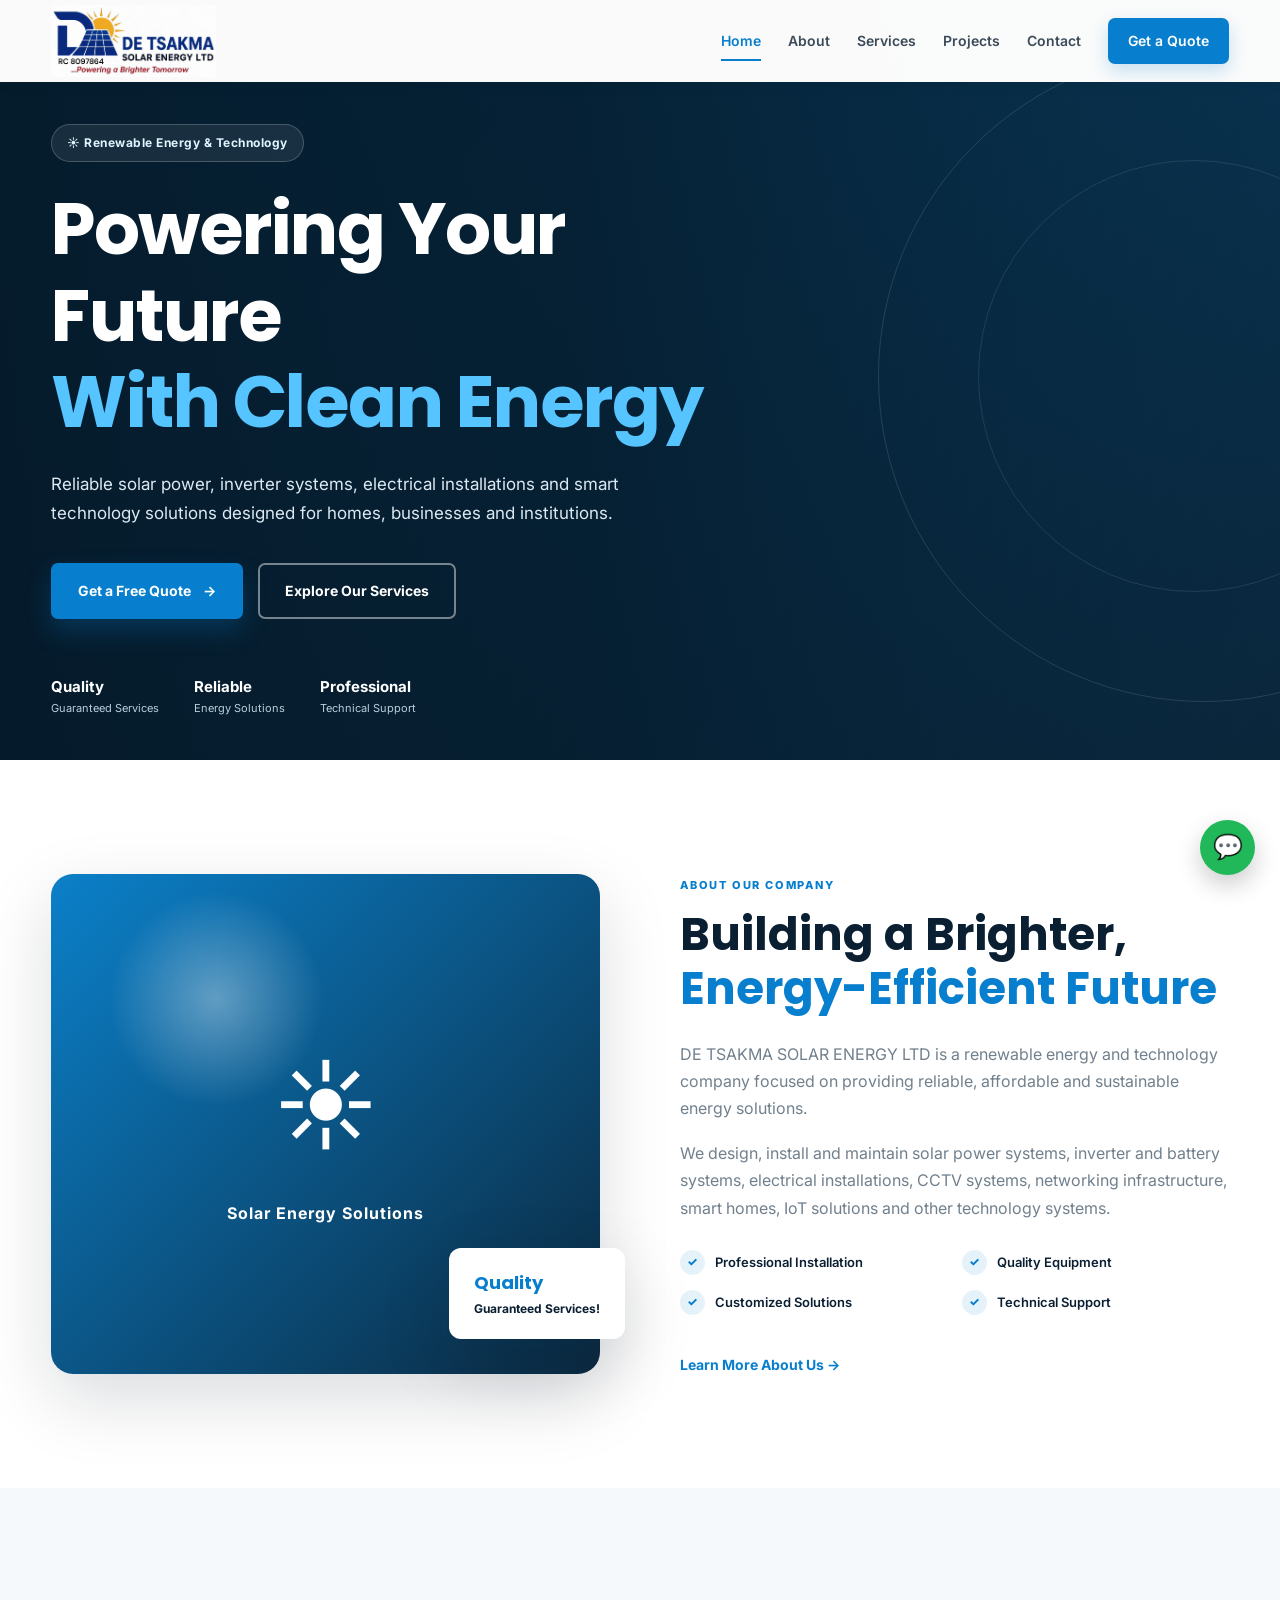
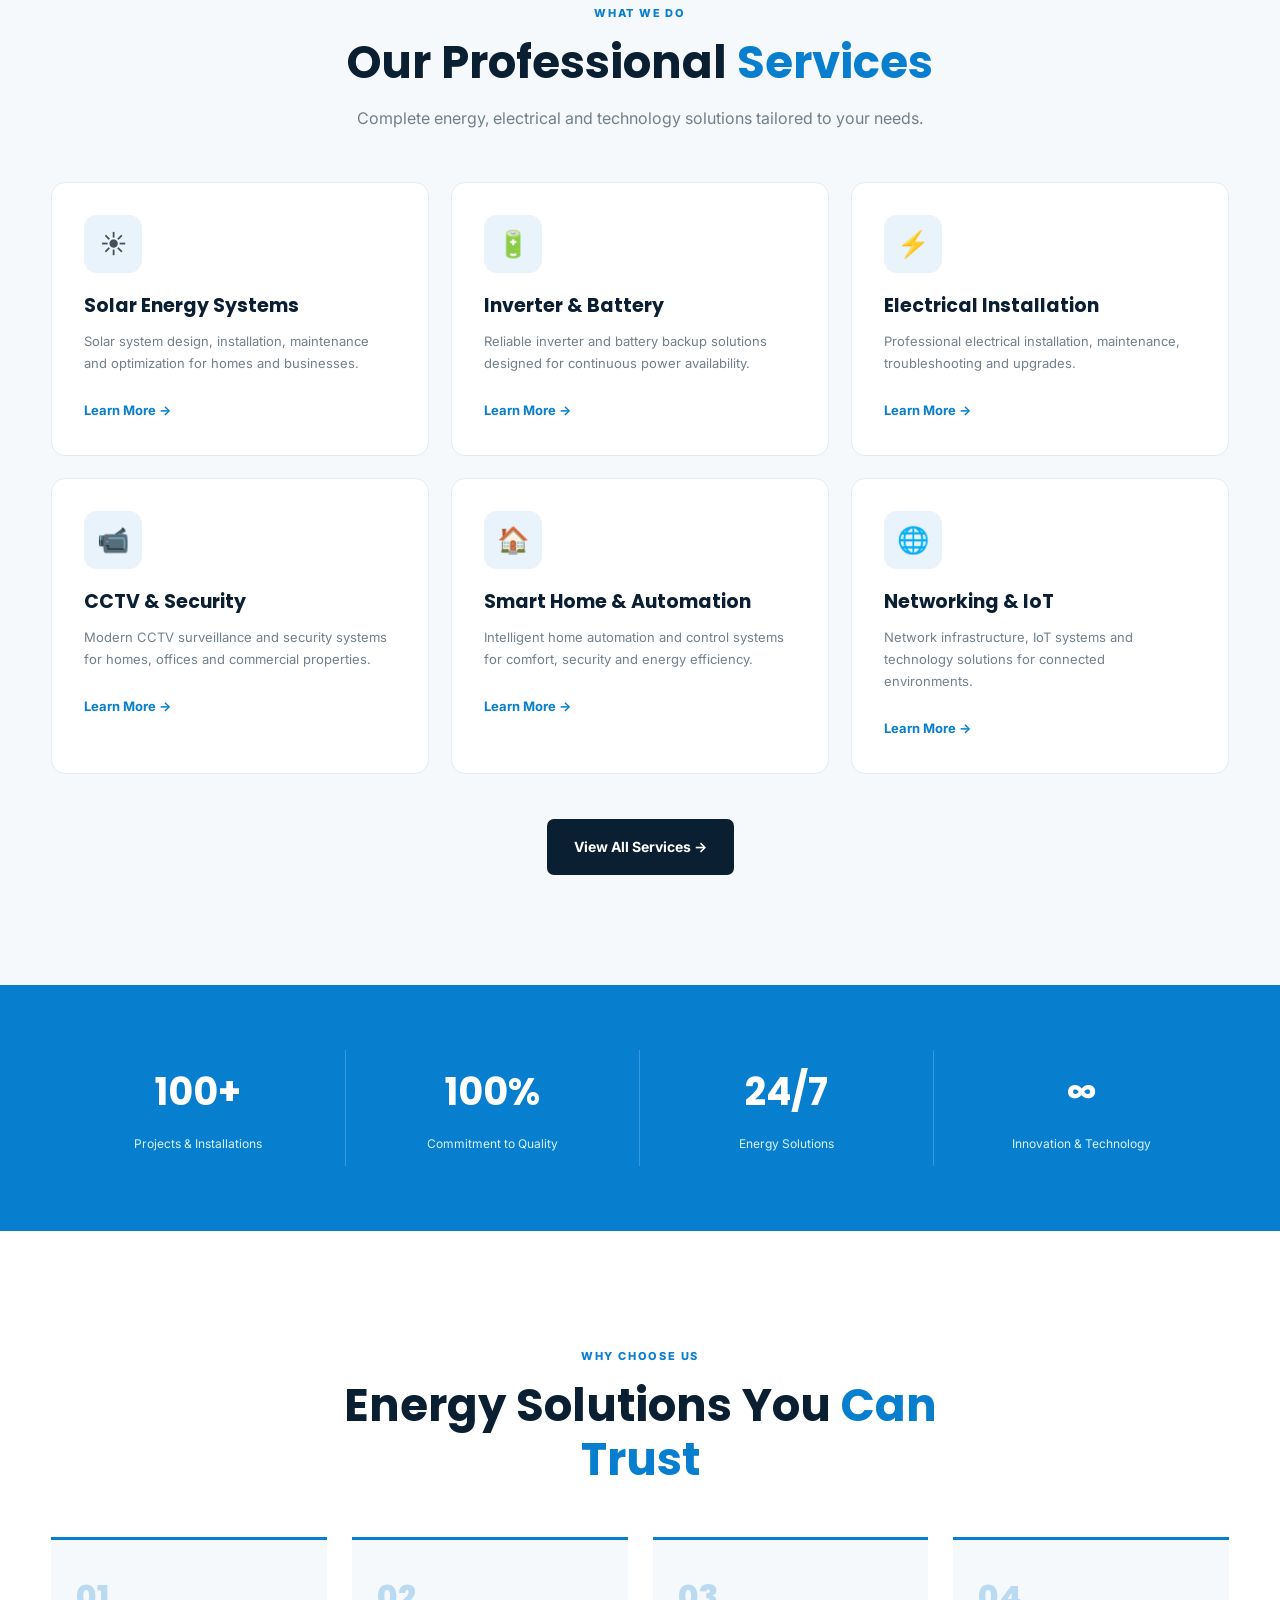
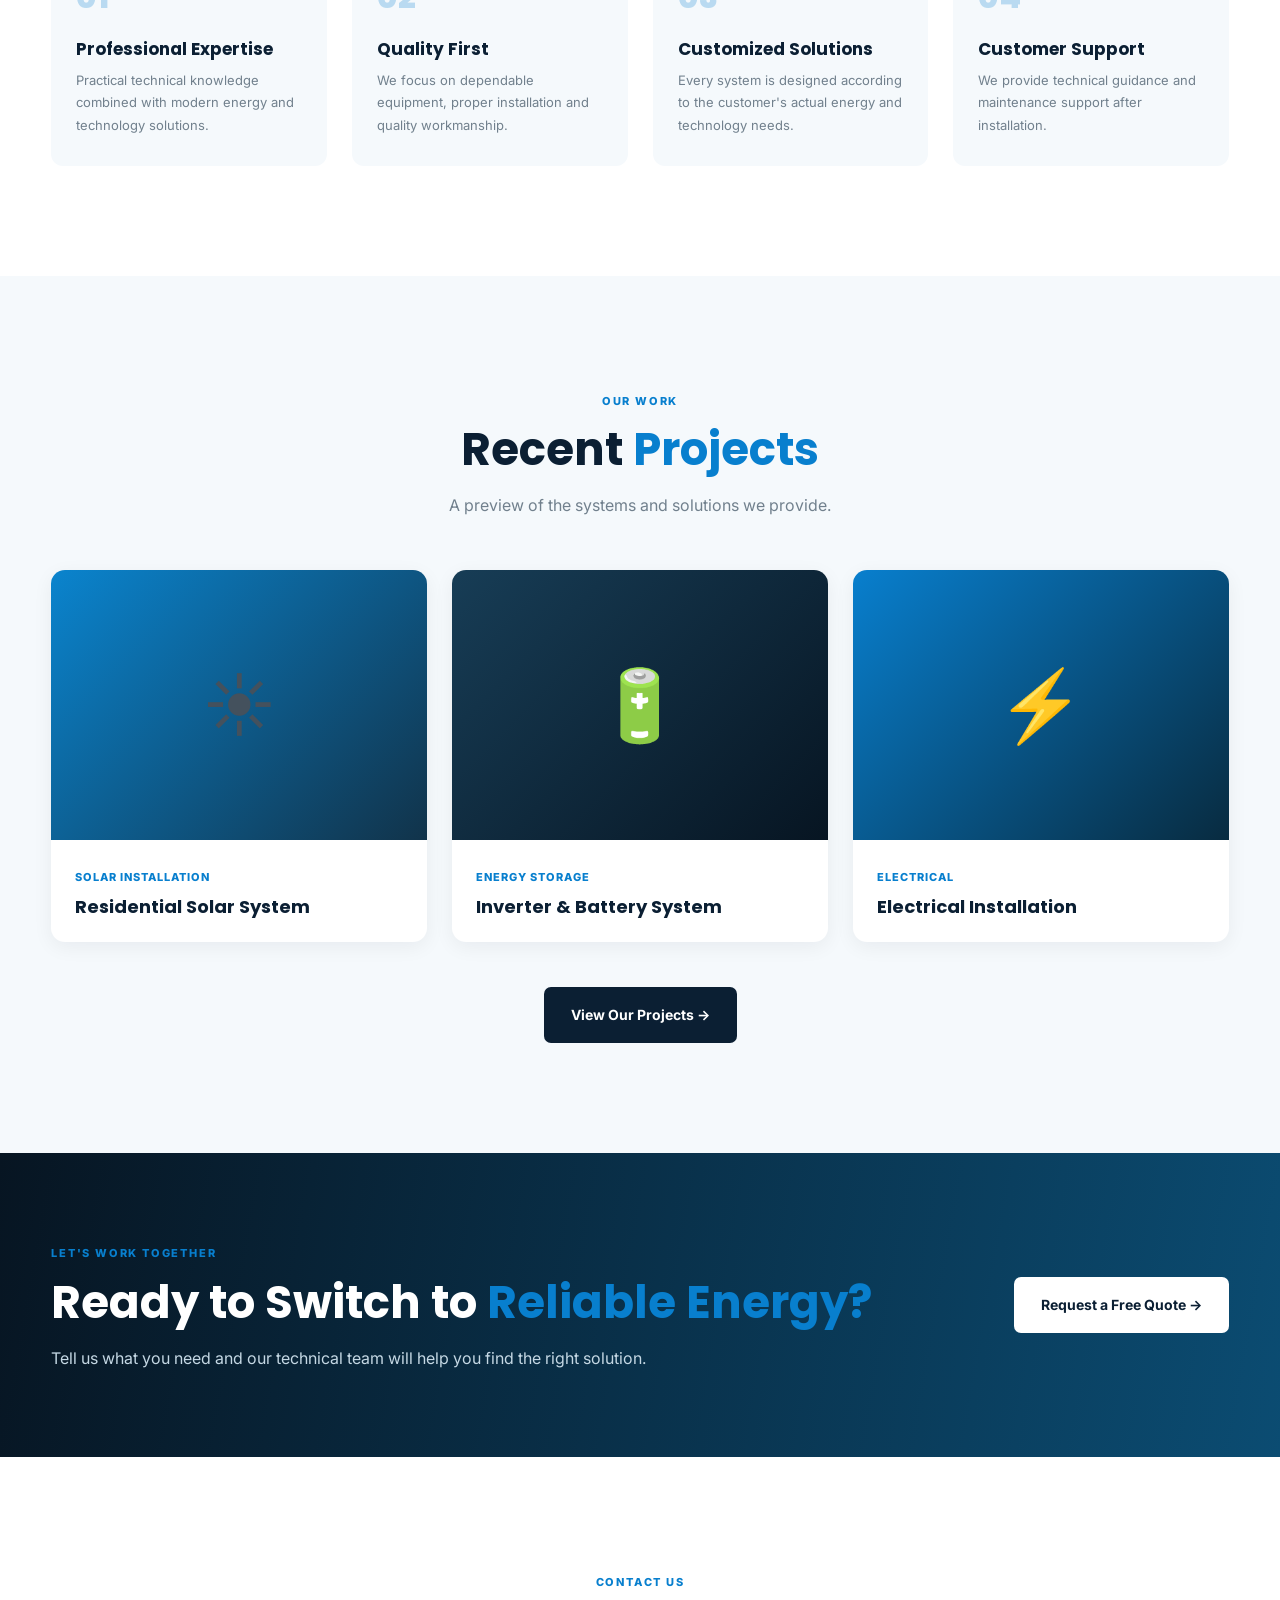
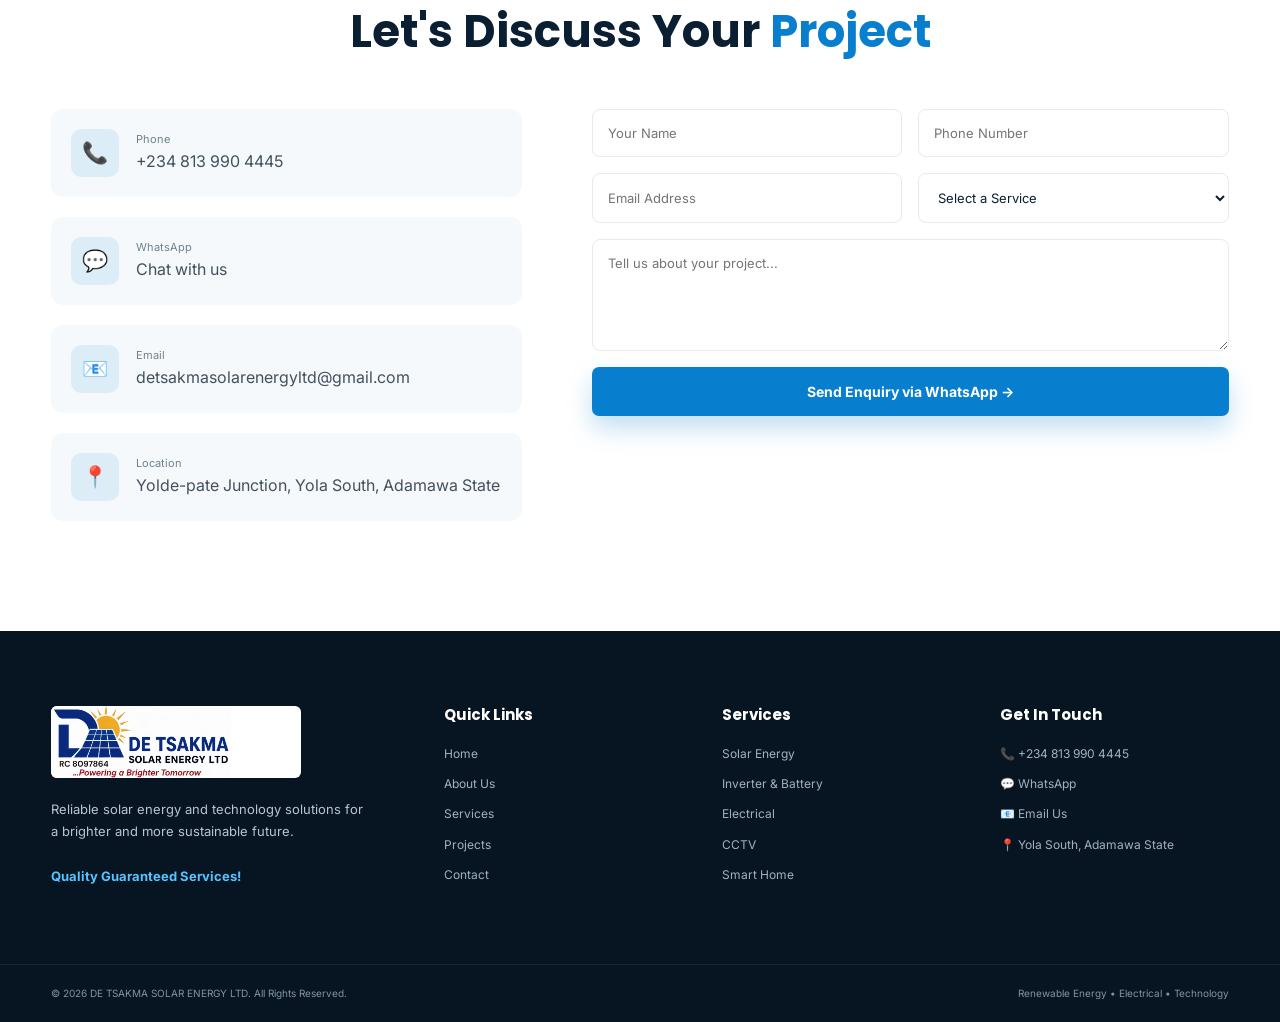
<file: index.html>
<!DOCTYPE html>
<html lang="en">

<head>

    <meta charset="UTF-8">

    <meta
        name="viewport"
        content="width=device-width, initial-scale=1.0"
    >

    <title>
        DE TSAKMA SOLAR ENERGY LTD | Solar & Technology Solutions
    </title>


    <meta
        name="description"
        content="DE TSAKMA SOLAR ENERGY LTD provides reliable solar energy, inverter and battery systems, electrical installations, CCTV, networking, automation and smart technology solutions in Nigeria."
    >


    <meta
        name="keywords"
        content="DE TSAKMA Solar Energy, solar energy Nigeria, solar installation Yola, solar company Adamawa, inverter installation, battery systems, CCTV, electrical installation, smart home, networking, IoT"
    >


    <meta
        name="author"
        content="DE TSAKMA SOLAR ENERGY LTD"
    >


    <meta
        name="robots"
        content="index, follow"
    >


    <!-- Open Graph -->

    <meta
        property="og:title"
        content="DE TSAKMA SOLAR ENERGY LTD | Solar & Technology Solutions"
    >

    <meta
        property="og:description"
        content="Reliable solar energy, electrical and technology solutions for homes, businesses and institutions."
    >

    <meta
        property="og:type"
        content="website"
    >


    <link
        rel="stylesheet"
        href="css/style.css"
    >


    <!-- Google Font -->

    <link
        rel="preconnect"
        href="https://fonts.googleapis.com"
    >

    <link
        rel="preconnect"
        href="https://fonts.gstatic.com"
        crossorigin
    >

    <link
        href="https://fonts.googleapis.com/css2?family=Inter:wght@400;500;600;700;800&family=Poppins:wght@500;600;700;800&display=swap"
        rel="stylesheet"
    >

</head>


<body>


<!-- =====================================================
     NAVIGATION
     ===================================================== -->

<header class="header">

    <div class="container nav-container">


        <!-- LOGO -->

        <a
            href="index.html"
            class="logo"
        >

            <img
                src="images/logo.png"
                alt="DE TSAKMA SOLAR ENERGY LTD"
            >

        </a>


        <!-- MOBILE MENU -->

        <button
            class="menu-toggle"
            id="menuToggle"
            aria-label="Open navigation menu"
            aria-expanded="false"
            type="button"
        >
            ☰
        </button>


        <!-- NAVIGATION -->

        <nav
            class="navbar"
            id="navbar"
        >

            <a
                href="#home"
                class="active"
            >
                Home
            </a>


            <a href="#about">
                About
            </a>


            <a href="#services">
                Services
            </a>


            <a href="#projects">
                Projects
            </a>


            <a href="#contact">
                Contact
            </a>


            <a
                href="#contact"
                class="nav-quote"
            >
                Get a Quote
            </a>

        </nav>

    </div>

</header>



<!-- =====================================================
     HERO
     ===================================================== -->

<section
    class="hero"
    id="home"
>

    <div class="hero-overlay"></div>


    <div class="container hero-content">


        <div class="hero-text">


            <span class="hero-badge">
                ☀ Renewable Energy & Technology
            </span>


            <h1>

                Powering Your Future

                <span>
                    With Clean Energy
                </span>

            </h1>


            <p>

                Reliable solar power, inverter systems,
                electrical installations and smart technology
                solutions designed for homes, businesses
                and institutions.

            </p>


            <div class="hero-buttons">


                <!-- QUOTE -->

                <a
                    href="#contact"
                    class="btn btn-primary"
                >

                    Get a Free Quote

                    <span>
                        →
                    </span>

                </a>


                <!-- SERVICES -->

                <a
                    href="#services"
                    class="btn btn-outline"
                >

                    Explore Our Services

                </a>

            </div>


            <!-- TRUST -->

            <div class="hero-trust">


                <div>

                    <strong>
                        Quality
                    </strong>

                    <span>
                        Guaranteed Services
                    </span>

                </div>


                <div>

                    <strong>
                        Reliable
                    </strong>

                    <span>
                        Energy Solutions
                    </span>

                </div>


                <div>

                    <strong>
                        Professional
                    </strong>

                    <span>
                        Technical Support
                    </span>

                </div>


            </div>

        </div>

    </div>

</section>



<!-- =====================================================
     ABOUT INTRO
     ===================================================== -->

<section
    class="about-intro"
    id="about"
>

    <div class="container about-grid">


        <div class="about-image">


            <div class="image-placeholder">

                <span>
                    ☀
                </span>

                <p>
                    Solar Energy Solutions
                </p>

            </div>


            <div class="experience-card">

                <strong>
                    Quality
                </strong>

                <span>
                    Guaranteed Services!
                </span>

            </div>

        </div>



        <div class="about-content">


            <span class="section-label">
                ABOUT OUR COMPANY
            </span>


            <h2>

                Building a Brighter,

                <span>
                    Energy-Efficient Future
                </span>

            </h2>


            <p>

                DE TSAKMA SOLAR ENERGY LTD is a renewable
                energy and technology company focused on
                providing reliable, affordable and sustainable
                energy solutions.

            </p>


            <p>

                We design, install and maintain solar power
                systems, inverter and battery systems,
                electrical installations, CCTV systems,
                networking infrastructure, smart homes,
                IoT solutions and other technology systems.

            </p>


            <div class="about-features">


                <div>

                    <span>
                        ✓
                    </span>

                    <p>
                        Professional Installation
                    </p>

                </div>


                <div>

                    <span>
                        ✓
                    </span>

                    <p>
                        Quality Equipment
                    </p>

                </div>


                <div>

                    <span>
                        ✓
                    </span>

                    <p>
                        Customized Solutions
                    </p>

                </div>


                <div>

                    <span>
                        ✓
                    </span>

                    <p>
                        Technical Support
                    </p>

                </div>


            </div>


            <a
                href="pages/about.html"
                class="text-link"
            >
                Learn More About Us →
            </a>

        </div>

    </div>

</section>



<!-- =====================================================
     SERVICES
     ===================================================== -->

<section
    class="services-section"
    id="services"
>

    <div class="container">


        <div class="section-heading">


            <span class="section-label">
                WHAT WE DO
            </span>


            <h2>

                Our Professional

                <span>
                    Services
                </span>

            </h2>


            <p>

                Complete energy, electrical and technology
                solutions tailored to your needs.

            </p>

        </div>



        <div class="services-grid">


            <!-- SOLAR -->

            <article class="service-card">

                <div class="service-icon">
                    ☀
                </div>


                <h3>
                    Solar Energy Systems
                </h3>


                <p>

                    Solar system design, installation,
                    maintenance and optimization for homes
                    and businesses.

                </p>


                <a href="pages/services.html">
                    Learn More →
                </a>

            </article>



            <!-- INVERTER -->

            <article class="service-card">

                <div class="service-icon">
                    🔋
                </div>


                <h3>
                    Inverter & Battery
                </h3>


                <p>

                    Reliable inverter and battery backup
                    solutions designed for continuous
                    power availability.

                </p>


                <a href="pages/services.html">
                    Learn More →
                </a>

            </article>



            <!-- ELECTRICAL -->

            <article class="service-card">

                <div class="service-icon">
                    ⚡
                </div>


                <h3>
                    Electrical Installation
                </h3>


                <p>

                    Professional electrical installation,
                    maintenance, troubleshooting and upgrades.

                </p>


                <a href="pages/services.html">
                    Learn More →
                </a>

            </article>



            <!-- CCTV -->

            <article class="service-card">

                <div class="service-icon">
                    📹
                </div>


                <h3>
                    CCTV & Security
                </h3>


                <p>

                    Modern CCTV surveillance and security
                    systems for homes, offices and
                    commercial properties.

                </p>


                <a href="pages/services.html">
                    Learn More →
                </a>

            </article>



            <!-- SMART HOME -->

            <article class="service-card">

                <div class="service-icon">
                    🏠
                </div>


                <h3>
                    Smart Home & Automation
                </h3>


                <p>

                    Intelligent home automation and control
                    systems for comfort, security and
                    energy efficiency.

                </p>


                <a href="pages/services.html">
                    Learn More →
                </a>

            </article>



            <!-- NETWORKING -->

            <article class="service-card">

                <div class="service-icon">
                    🌐
                </div>


                <h3>
                    Networking & IoT
                </h3>


                <p>

                    Network infrastructure, IoT systems and
                    technology solutions for connected
                    environments.

                </p>


                <a href="pages/services.html">
                    Learn More →
                </a>

            </article>


        </div>



        <div class="center-button">

            <a
                href="pages/services.html"
                class="btn btn-dark"
            >
                View All Services →
            </a>

        </div>

    </div>

</section>



<!-- =====================================================
     STATS
     ===================================================== -->

<section class="stats-section">

    <div class="container stats-grid">


        <div class="stat">

            <strong>
                100+
            </strong>

            <span>
                Projects & Installations
            </span>

        </div>


        <div class="stat">

            <strong>
                100%
            </strong>

            <span>
                Commitment to Quality
            </span>

        </div>


        <div class="stat">

            <strong>
                24/7
            </strong>

            <span>
                Energy Solutions
            </span>

        </div>


        <div class="stat">

            <strong>
                ∞
            </strong>

            <span>
                Innovation & Technology
            </span>

        </div>


    </div>

</section>



<!-- =====================================================
     WHY CHOOSE US
     ===================================================== -->

<section class="why-us">

    <div class="container">


        <div class="section-heading">


            <span class="section-label">
                WHY CHOOSE US
            </span>


            <h2>

                Energy Solutions You

                <span>
                    Can Trust
                </span>

            </h2>

        </div>



        <div class="why-grid">


            <div class="why-card">

                <div class="why-number">
                    01
                </div>


                <h3>
                    Professional Expertise
                </h3>


                <p>

                    Practical technical knowledge combined
                    with modern energy and technology
                    solutions.

                </p>

            </div>



            <div class="why-card">

                <div class="why-number">
                    02
                </div>


                <h3>
                    Quality First
                </h3>


                <p>

                    We focus on dependable equipment,
                    proper installation and quality
                    workmanship.

                </p>

            </div>



            <div class="why-card">

                <div class="why-number">
                    03
                </div>


                <h3>
                    Customized Solutions
                </h3>


                <p>

                    Every system is designed according to
                    the customer's actual energy and
                    technology needs.

                </p>

            </div>



            <div class="why-card">

                <div class="why-number">
                    04
                </div>


                <h3>
                    Customer Support
                </h3>


                <p>

                    We provide technical guidance and
                    maintenance support after installation.

                </p>

            </div>


        </div>

    </div>

</section>



<!-- =====================================================
     PROJECTS
     ===================================================== -->

<section
    class="projects-section"
    id="projects"
>

    <div class="container">


        <div class="section-heading">


            <span class="section-label">
                OUR WORK
            </span>


            <h2>

                Recent

                <span>
                    Projects
                </span>

            </h2>


            <p>

                A preview of the systems and solutions
                we provide.

            </p>

        </div>



        <div class="projects-grid">


            <div class="project-card">


                <div class="project-image solar-project">

                    <span>
                        ☀
                    </span>

                </div>


                <div class="project-info">

                    <span>
                        Solar Installation
                    </span>

                    <h3>
                        Residential Solar System
                    </h3>

                </div>

            </div>



            <div class="project-card">


                <div class="project-image inverter-project">

                    <span>
                        🔋
                    </span>

                </div>


                <div class="project-info">

                    <span>
                        Energy Storage
                    </span>

                    <h3>
                        Inverter & Battery System
                    </h3>

                </div>

            </div>



            <div class="project-card">


                <div class="project-image electrical-project">

                    <span>
                        ⚡
                    </span>

                </div>


                <div class="project-info">

                    <span>
                        Electrical
                    </span>

                    <h3>
                        Electrical Installation
                    </h3>

                </div>

            </div>


        </div>



        <div class="center-button">

            <a
                href="pages/projects.html"
                class="btn btn-dark"
            >
                View Our Projects →
            </a>

        </div>

    </div>

</section>



<!-- =====================================================
     QUOTE CTA
     ===================================================== -->

<section
    class="quote-section"
    id="quote"
>

    <div class="container quote-container">


        <div>


            <span class="section-label">
                LET'S WORK TOGETHER
            </span>


            <h2>

                Ready to Switch to

                <span>
                    Reliable Energy?
                </span>

            </h2>


            <p>

                Tell us what you need and our technical
                team will help you find the right solution.

            </p>

        </div>


        <a
            href="#contact"
            class="btn btn-light"
        >
            Request a Free Quote →
        </a>


    </div>

</section>



<!-- =====================================================
     CONTACT
     ===================================================== -->

<section
    class="contact-section"
    id="contact"
>

    <div class="container">


        <div class="section-heading">


            <span class="section-label">
                CONTACT US
            </span>


            <h2>

                Let's Discuss Your

                <span>
                    Project
                </span>

            </h2>

        </div>



        <div class="contact-grid">


            <!-- CONTACT INFORMATION -->

            <div class="contact-info">


                <!-- PHONE -->

                <div class="contact-item">


                    <div class="contact-icon">
                        📞
                    </div>


                    <div>

                        <span>
                            Phone
                        </span>


                        <a
                            href="tel:+2348139904445"
                            class="contact-link"
                        >
                            +234 813 990 4445
                        </a>

                    </div>

                </div>



                <!-- WHATSAPP -->

                <div class="contact-item">


                    <div class="contact-icon">
                        💬
                    </div>


                    <div>

                        <span>
                            WhatsApp
                        </span>


                        <a
                            href="https://wa.me/2348139904445"
                            target="_blank"
                            rel="noopener"
                            class="contact-link"
                        >
                            Chat with us
                        </a>

                    </div>

                </div>



                <!-- EMAIL -->

                <div class="contact-item">


                    <div class="contact-icon">
                        📧
                    </div>


                    <div>

                        <span>
                            Email
                        </span>


                        <a
                            href="mailto:detsakmasolarenergyltd@gmail.com"
                            class="contact-link"
                        >
                            detsakmasolarenergyltd@gmail.com
                        </a>

                    </div>

                </div>



                <!-- LOCATION -->

                <div class="contact-item">


                    <div class="contact-icon">
                        📍
                    </div>


                    <div>

                        <span>
                            Location
                        </span>


                        <a
                            href="https://maps.app.goo.gl/gqwgfFvJYXa3xNCa8"
                            target="_blank"
                            rel="noopener"
                            class="contact-link"
                        >
                            Yolde-pate Junction, Yola South,
                            Adamawa State
                        </a>

                    </div>

                </div>


            </div>



            <!-- CONTACT FORM -->

            <form
                class="contact-form"
                id="contactForm"
            >


                <!-- NAME -->

                <input
                    type="text"
                    id="name"
                    name="name"
                    placeholder="Your Name"
                    autocomplete="name"
                    required
                >


                <!-- PHONE -->

                <input
                    type="tel"
                    id="phone"
                    name="phone"
                    placeholder="Phone Number"
                    autocomplete="tel"
                    required
                >


                <!-- EMAIL -->

                <input
                    type="email"
                    id="email"
                    name="email"
                    placeholder="Email Address"
                    autocomplete="email"
                >


                <!-- SERVICE -->

                <select
                    id="service"
                    name="service"
                    required
                >

                    <option value="">
                        Select a Service
                    </option>

                    <option value="Solar Installation">
                        Solar Installation
                    </option>

                    <option value="Inverter & Battery">
                        Inverter & Battery
                    </option>

                    <option value="Electrical Installation">
                        Electrical Installation
                    </option>

                    <option value="CCTV & Security">
                        CCTV & Security
                    </option>

                    <option value="Smart Home & Automation">
                        Smart Home & Automation
                    </option>

                    <option value="Networking & IoT">
                        Networking & IoT
                    </option>

                    <option value="Technical Consultation">
                        Technical Consultation
                    </option>

                    <option value="Other">
                        Other
                    </option>

                </select>


                <!-- MESSAGE -->

                <textarea
                    id="message"
                    name="message"
                    rows="5"
                    placeholder="Tell us about your project..."
                    required
                ></textarea>


                <!-- SUBMIT -->

                <button
                    type="submit"
                    class="btn btn-primary"
                >
                    Send Enquiry via WhatsApp →
                </button>


                <!-- SUCCESS -->

                <div
                    id="formSuccess"
                    class="form-success"
                    role="status"
                    aria-live="polite"
                ></div>


            </form>


        </div>

    </div>

</section>



<!-- =====================================================
     FOOTER
     ===================================================== -->

<footer class="footer">


    <div class="container footer-grid">


        <!-- BRAND -->

        <div class="footer-brand">


            <a
                href="#home"
                class="logo footer-logo"
            >

                <img
                    src="images/logo.png"
                    alt="DE TSAKMA SOLAR ENERGY LTD"
                >

            </a>


            <p>

                Reliable solar energy and technology
                solutions for a brighter and more
                sustainable future.

            </p>


            <strong class="slogan">

                Quality Guaranteed Services!

            </strong>


        </div>



        <!-- QUICK LINKS -->

        <div class="footer-column">


            <h3>
                Quick Links
            </h3>


            <a href="#home">
                Home
            </a>


            <a href="#about">
                About Us
            </a>


            <a href="#services">
                Services
            </a>


            <a href="#projects">
                Projects
            </a>


            <a href="#contact">
                Contact
            </a>


        </div>



        <!-- SERVICES -->

        <div class="footer-column">


            <h3>
                Services
            </h3>


            <a href="pages/services.html">
                Solar Energy
            </a>


            <a href="pages/services.html">
                Inverter & Battery
            </a>


            <a href="pages/services.html">
                Electrical
            </a>


            <a href="pages/services.html">
                CCTV
            </a>


            <a href="pages/services.html">
                Smart Home
            </a>


        </div>



        <!-- CONTACT -->

        <div class="footer-column">


            <h3>
                Get In Touch
            </h3>


            <a href="tel:+2348139904445">
                📞 +234 813 990 4445
            </a>


            <a
                href="https://wa.me/2348139904445"
                target="_blank"
                rel="noopener"
            >
                💬 WhatsApp
            </a>


            <a
                href="mailto:detsakmasolarenergyltd@gmail.com"
            >
                📧 Email Us
            </a>


            <a
                href="https://maps.app.goo.gl/gqwgfFvJYXa3xNCa8"
                target="_blank"
                rel="noopener"
            >
                📍 Yola South, Adamawa State
            </a>


        </div>


    </div>



    <!-- FOOTER BOTTOM -->

    <div class="footer-bottom">


        <div class="container">


            <p>

                ©
                <span data-current-year>
                    2026
                </span>

                DE TSAKMA SOLAR ENERGY LTD.
                All Rights Reserved.

            </p>


            <p>

                Renewable Energy • Electrical • Technology

            </p>


        </div>

    </div>


</footer>



<!-- =====================================================
     FLOATING WHATSAPP
     ===================================================== -->

<a
    href="https://wa.me/2348139904445"
    class="whatsapp-button"
    target="_blank"
    rel="noopener"
    aria-label="Chat with DE TSAKMA SOLAR ENERGY LTD on WhatsApp"
>
    💬
</a>



<!-- =====================================================
     JAVASCRIPT
     ===================================================== -->

<script src="js/script.js"></script>


</body>

</html>
</file>
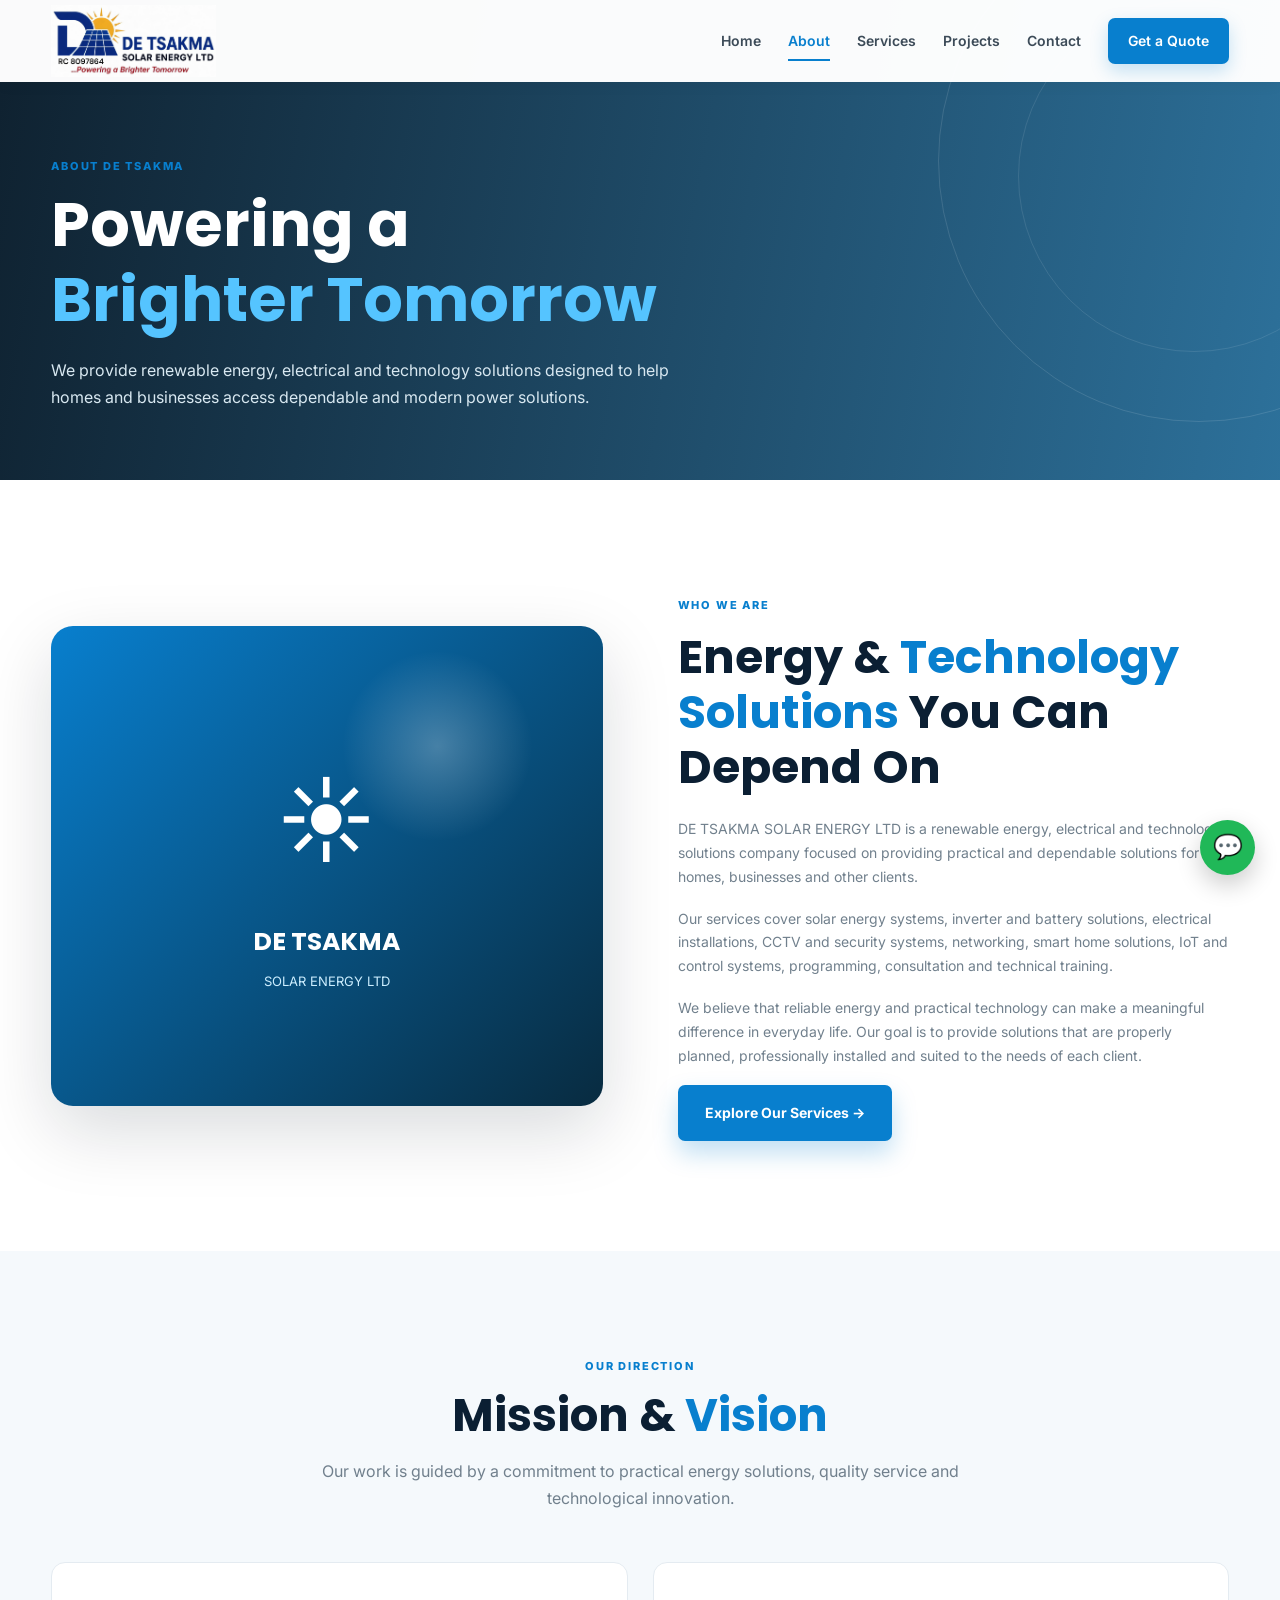
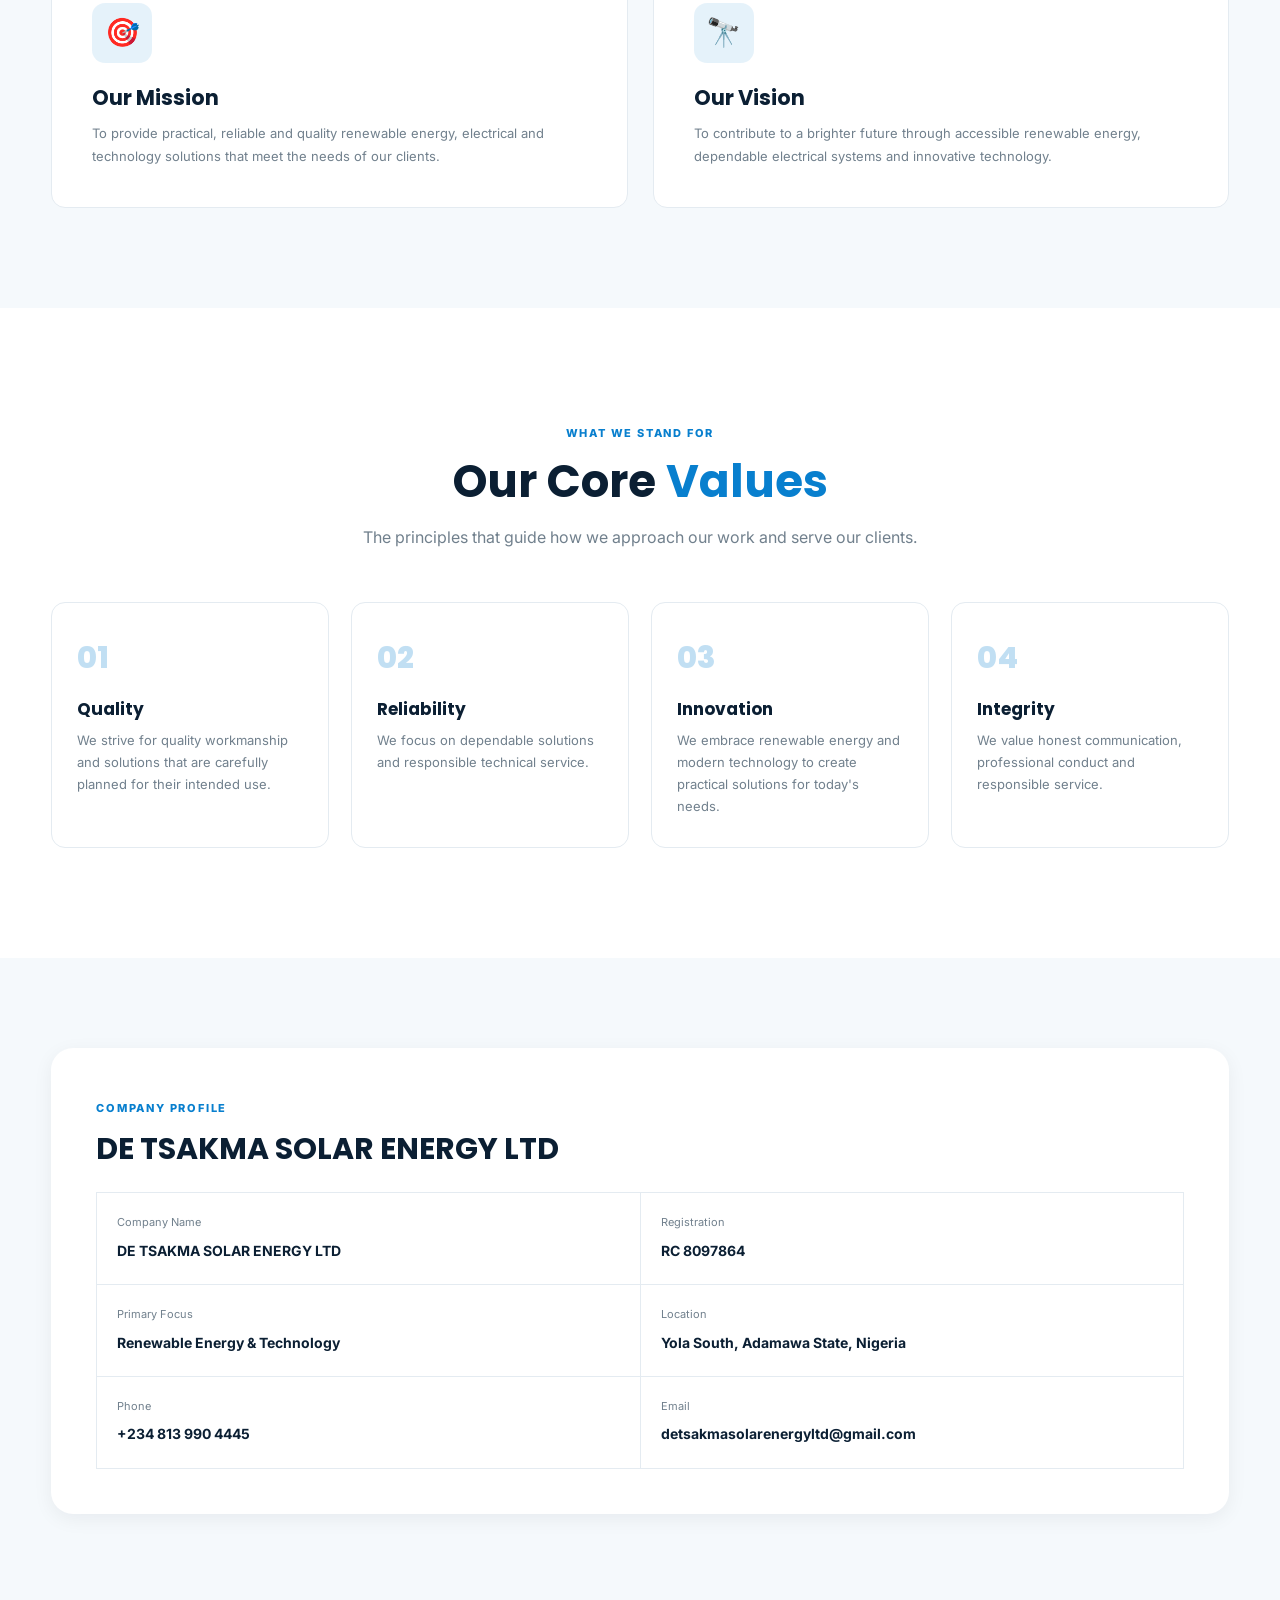
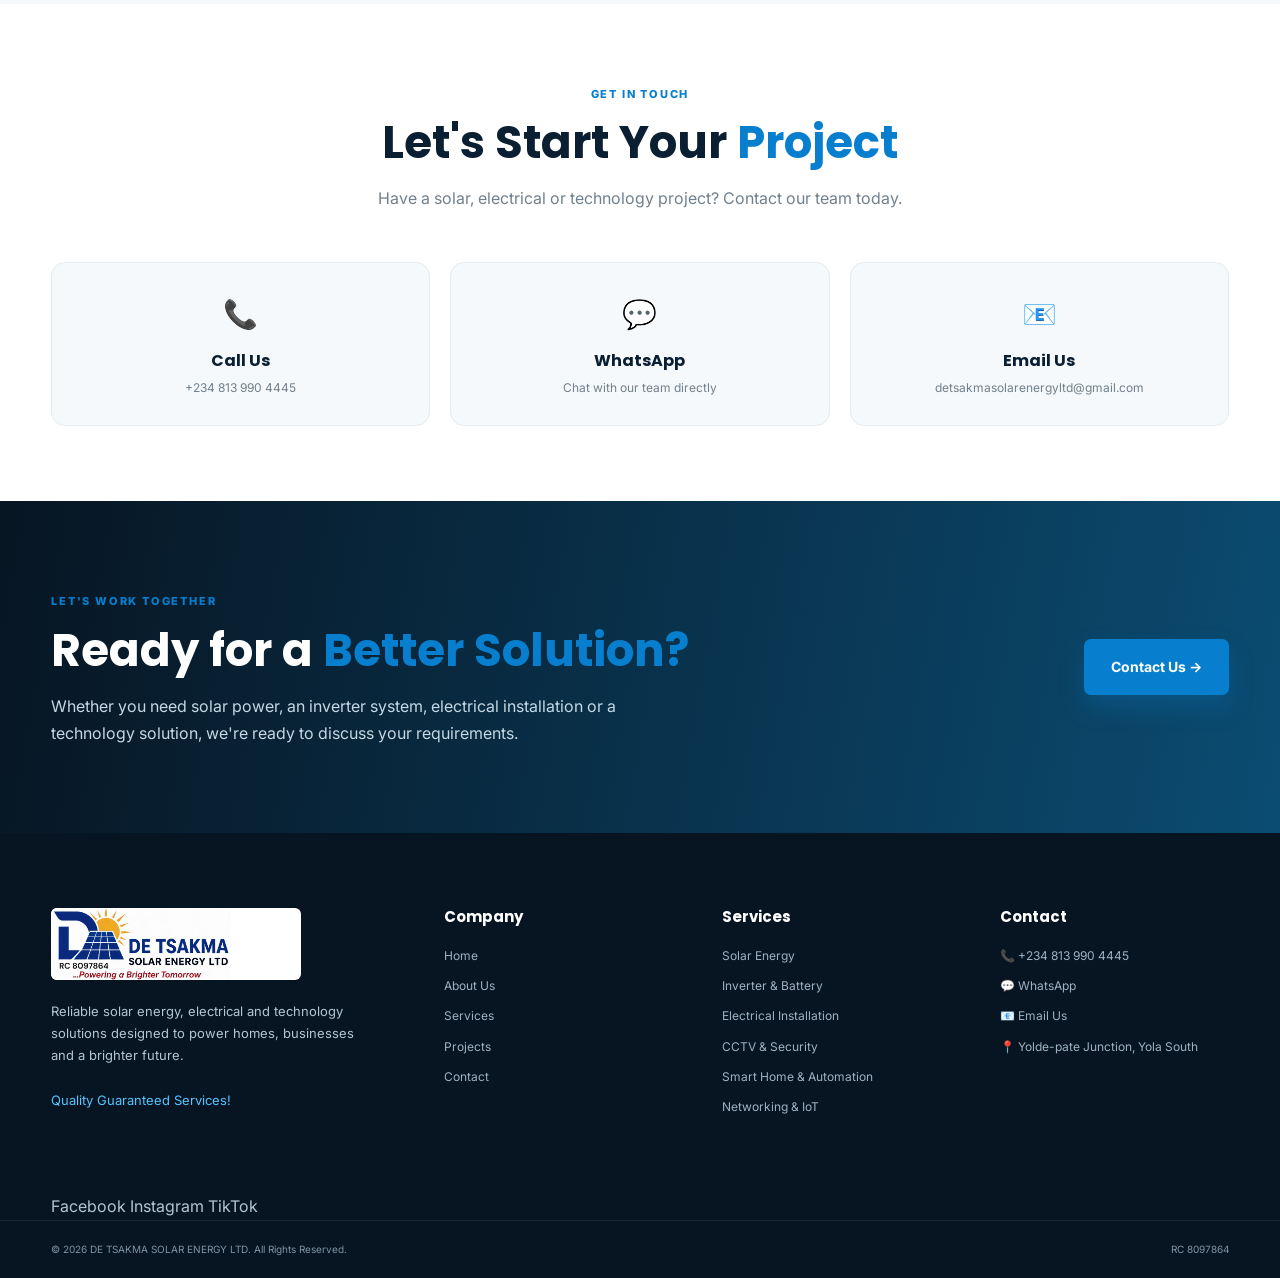
<file: pages/about.html>
<!DOCTYPE html>
<html lang="en">

<head>

    <meta charset="UTF-8">

    <meta
        name="viewport"
        content="width=device-width, initial-scale=1.0"
    >

    <title>
        About Us | DE TSAKMA SOLAR ENERGY LTD
    </title>

    <meta
        name="description"
        content="Learn about DE TSAKMA SOLAR ENERGY LTD, a renewable energy, electrical and technology solutions company in Yola, Adamawa State, Nigeria."
    >

    <meta
        name="keywords"
        content="DE TSAKMA Solar Energy, solar energy Yola, solar company Adamawa, renewable energy Nigeria, inverter installation Yola, electrical services Yola, CCTV Yola, smart home Nigeria"
    >

    <meta
        name="author"
        content="DE TSAKMA SOLAR ENERGY LTD"
    >

    <meta
        name="robots"
        content="index, follow"
    >


    <!-- =========================
         OPEN GRAPH
         ========================= -->

    <meta
        property="og:title"
        content="About Us | DE TSAKMA SOLAR ENERGY LTD"
    >

    <meta
        property="og:description"
        content="Learn about DE TSAKMA SOLAR ENERGY LTD and our renewable energy, electrical and technology solutions."
    >

    <meta
        property="og:type"
        content="website"
    >

    <meta
        property="og:image"
        content="../images/logo.png"
    >


    <!-- =========================
         FONTS
         ========================= -->

    <link
        rel="preconnect"
        href="https://fonts.googleapis.com"
    >

    <link
        rel="preconnect"
        href="https://fonts.gstatic.com"
        crossorigin
    >

    <link
        href="https://fonts.googleapis.com/css2?family=Inter:wght@400;500;600;700;800&family=Poppins:wght@500;600;700;800&display=swap"
        rel="stylesheet"
    >


    <!-- =========================
         MAIN CSS
         ========================= -->

    <link
        rel="stylesheet"
        href="../css/style.css"
    >


    <style>

        /* =====================================================
           ABOUT PAGE
           ===================================================== */

        .about-story {
            padding: 110px 0;
            background: white;
        }


        .story-grid {
            display: grid;
            grid-template-columns: 1fr 1fr;
            gap: 75px;
            align-items: center;
        }


        .story-visual {
            min-height: 480px;
            position: relative;
        }


        .story-box {
            width: 100%;
            min-height: 480px;

            border-radius: var(--radius-lg);
            overflow: hidden;

            background:
                radial-gradient(
                    circle at 70% 25%,
                    rgba(255,255,255,0.25),
                    transparent 18%
                ),
                linear-gradient(
                    135deg,
                    #087fce,
                    #082b40
                );

            display: flex;
            align-items: center;
            justify-content: center;
            flex-direction: column;

            color: white;

            box-shadow: var(--shadow-lg);

            text-align: center;
        }


        .story-box-icon {
            font-size: 95px;
            margin-bottom: 20px;
        }


        .story-box strong {
            font-family: "Poppins", sans-serif;
            font-size: 25px;
        }


        .story-box span {
            margin-top: 7px;
            color: #cceeff;
            font-size: 13px;
        }


        .story-content .section-label {
            margin-bottom: 15px;
        }


        .story-content h2 {
            font-size: clamp(30px, 4vw, 46px);
            margin-bottom: 22px;
        }


        .story-content h2 span {
            color: var(--primary);
        }


        .story-content p {
            color: var(--light-text);
            font-size: 14px;
            margin-bottom: 18px;
        }



        /* =====================================================
           MISSION / VISION
           ===================================================== */

        .mission-section {
            padding: 100px 0;
            background: var(--light);
        }


        .mission-grid {
            display: grid;
            grid-template-columns: 1fr 1fr;
            gap: 25px;
        }


        .mission-card {
            padding: 40px;

            background: white;

            border-radius: var(--radius-md);

            border: 1px solid var(--border);

            transition: var(--transition);
        }


        .mission-card:hover {
            transform: translateY(-5px);
            box-shadow: var(--shadow-md);
        }


        .mission-icon {
            width: 60px;
            height: 60px;

            border-radius: 13px;

            background: rgba(8,127,206,0.10);

            display: grid;
            place-items: center;

            font-size: 28px;

            margin-bottom: 22px;
        }


        .mission-card h3 {
            font-size: 21px;
            margin-bottom: 12px;
        }


        .mission-card p {
            color: var(--light-text);
            font-size: 13px;
        }



        /* =====================================================
           VALUES
           ===================================================== */

        .values-section {
            padding: 110px 0;
            background: white;
        }


        .values-grid {
            display: grid;
            grid-template-columns: repeat(4, 1fr);
            gap: 22px;
        }


        .value-card {
            padding: 30px 25px;

            border: 1px solid var(--border);

            border-radius: var(--radius-md);

            background: white;

            transition: var(--transition);
        }


        .value-card:hover {
            transform: translateY(-6px);

            box-shadow: var(--shadow-md);

            border-color: rgba(8,127,206,0.20);
        }


        .value-number {
            color: rgba(8,127,206,0.25);

            font-family: "Poppins", sans-serif;

            font-size: 30px;

            font-weight: 800;

            margin-bottom: 15px;
        }


        .value-card h3 {
            font-size: 17px;
            margin-bottom: 10px;
        }


        .value-card p {
            color: var(--light-text);
            font-size: 13px;
        }



        /* =====================================================
           COMPANY INFORMATION
           ===================================================== */

        .company-info {
            padding: 90px 0;
            background: var(--light);
        }


        .company-info-box {
            padding: 45px;

            background: white;

            border-radius: var(--radius-lg);

            box-shadow: var(--shadow-sm);
        }


        .company-info-box h2 {
            font-size: 30px;
            margin-bottom: 25px;
        }


        .company-details {
            display: grid;

            grid-template-columns: 1fr 1fr;

            gap: 0;

            border-top: 1px solid var(--border);

            border-left: 1px solid var(--border);
        }


        .company-detail {
            padding: 20px;

            border-right: 1px solid var(--border);

            border-bottom: 1px solid var(--border);
        }


        .company-detail span {
            display: block;

            color: var(--light-text);

            font-size: 11px;

            margin-bottom: 5px;
        }


        .company-detail strong {
            color: var(--secondary);

            font-size: 14px;
        }



        /* =====================================================
           ABOUT CONTACT STRIP
           ===================================================== */

        .about-contact-strip {
            padding: 75px 0;
            background: white;
        }


        .about-contact-grid {
            display: grid;

            grid-template-columns:
                repeat(3, 1fr);

            gap: 20px;
        }


        .about-contact-card {
            display: block;

            padding: 28px 22px;

            background: var(--light);

            border: 1px solid var(--border);

            border-radius: var(--radius-md);

            text-align: center;

            text-decoration: none;

            transition: var(--transition);
        }


        .about-contact-card:hover {
            transform: translateY(-5px);

            box-shadow: var(--shadow-md);
        }


        .about-contact-card-icon {
            font-size: 28px;

            margin-bottom: 12px;
        }


        .about-contact-card h3 {
            color: var(--secondary);

            font-size: 16px;

            margin-bottom: 8px;
        }


        .about-contact-card p {
            color: var(--light-text);

            font-size: 12px;

            line-height: 1.6;

            margin: 0;
        }



        /* =====================================================
           RESPONSIVE
           ===================================================== */

        @media (max-width: 1050px) {

            .values-grid {
                grid-template-columns: repeat(2, 1fr);
            }

        }


        @media (max-width: 760px) {

            .about-story,
            .mission-section,
            .values-section,
            .company-info,
            .about-contact-strip {
                padding: 75px 0;
            }


            .story-grid {
                grid-template-columns: 1fr;

                gap: 45px;
            }


            .story-box,
            .story-visual {
                min-height: 380px;
            }


            .mission-grid {
                grid-template-columns: 1fr;
            }


            .values-grid {
                grid-template-columns: 1fr;
            }


            .company-info-box {
                padding: 28px;
            }


            .company-details {
                grid-template-columns: 1fr;
            }


            .about-contact-grid {
                grid-template-columns: 1fr;
            }

        }

    </style>

</head>



<body>


<!-- =====================================================
     HEADER
     ===================================================== -->

<header class="header">

    <div class="container nav-container">


        <!-- LOGO -->

        <a
            href="../index.html"
            class="logo"
            aria-label="DE TSAKMA SOLAR ENERGY LTD Home"
        >

            <img
                src="../images/logo.png"
                alt="DE TSAKMA SOLAR ENERGY LTD"
            >

        </a>


        <!-- MOBILE MENU -->

        <button
            class="menu-toggle"
            type="button"
            aria-label="Open navigation menu"
            aria-expanded="false"
            aria-controls="navbar"
        >
            ☰
        </button>


        <!-- NAVIGATION -->

        <nav
            class="navbar"
            id="navbar"
            aria-label="Main navigation"
        >

            <a href="../index.html">
                Home
            </a>


            <a
                href="about.html"
                class="active"
            >
                About
            </a>


            <a href="services.html">
                Services
            </a>


            <a href="projects.html">
                Projects
            </a>


            <a href="contact.html">
                Contact
            </a>


            <a
                href="contact.html"
                class="nav-quote"
            >
                Get a Quote
            </a>

        </nav>

    </div>

</header>



<!-- =====================================================
     PAGE HERO
     ===================================================== -->

<section class="page-hero">

    <div class="container page-hero-content">

        <span class="section-label">
            ABOUT DE TSAKMA
        </span>


        <h1>

            Powering a

            <span>
                Brighter Tomorrow
            </span>

        </h1>


        <p>
            We provide renewable energy, electrical and technology
            solutions designed to help homes and businesses access
            dependable and modern power solutions.
        </p>

    </div>

</section>



<!-- =====================================================
     COMPANY STORY
     ===================================================== -->

<section class="about-story">

    <div class="container story-grid">


        <!-- VISUAL -->

        <div class="story-visual">

            <div class="story-box">

                <div class="story-box-icon">
                    ☀️
                </div>


                <strong>
                    DE TSAKMA
                </strong>


                <span>
                    SOLAR ENERGY LTD
                </span>

            </div>

        </div>



        <!-- CONTENT -->

        <div class="story-content">

            <span class="section-label">
                WHO WE ARE
            </span>


            <h2>

                Energy &

                <span>
                    Technology Solutions
                </span>

                You Can Depend On

            </h2>


            <p>
                DE TSAKMA SOLAR ENERGY LTD is a renewable energy,
                electrical and technology solutions company focused
                on providing practical and dependable solutions for
                homes, businesses and other clients.
            </p>


            <p>
                Our services cover solar energy systems, inverter
                and battery solutions, electrical installations,
                CCTV and security systems, networking, smart home
                solutions, IoT and control systems, programming,
                consultation and technical training.
            </p>


            <p>
                We believe that reliable energy and practical
                technology can make a meaningful difference in
                everyday life. Our goal is to provide solutions
                that are properly planned, professionally installed
                and suited to the needs of each client.
            </p>


            <a
                href="services.html"
                class="btn btn-primary"
            >
                Explore Our Services →
            </a>

        </div>

    </div>

</section>



<!-- =====================================================
     MISSION & VISION
     ===================================================== -->

<section class="mission-section">

    <div class="container">


        <div class="section-heading">

            <span class="section-label">
                OUR DIRECTION
            </span>


            <h2>

                Mission &

                <span>
                    Vision
                </span>

            </h2>


            <p>
                Our work is guided by a commitment to practical
                energy solutions, quality service and technological
                innovation.
            </p>

        </div>



        <div class="mission-grid">


            <!-- MISSION -->

            <div class="mission-card">

                <div class="mission-icon">
                    🎯
                </div>


                <h3>
                    Our Mission
                </h3>


                <p>
                    To provide practical, reliable and quality
                    renewable energy, electrical and technology
                    solutions that meet the needs of our clients.
                </p>

            </div>



            <!-- VISION -->

            <div class="mission-card">

                <div class="mission-icon">
                    🔭
                </div>


                <h3>
                    Our Vision
                </h3>


                <p>
                    To contribute to a brighter future through
                    accessible renewable energy, dependable
                    electrical systems and innovative technology.
                </p>

            </div>

        </div>

    </div>

</section>



<!-- =====================================================
     CORE VALUES
     ===================================================== -->

<section class="values-section">

    <div class="container">


        <div class="section-heading">

            <span class="section-label">
                WHAT WE STAND FOR
            </span>


            <h2>

                Our Core

                <span>
                    Values
                </span>

            </h2>


            <p>
                The principles that guide how we approach our
                work and serve our clients.
            </p>

        </div>



        <div class="values-grid">


            <!-- QUALITY -->

            <div class="value-card">

                <div class="value-number">
                    01
                </div>


                <h3>
                    Quality
                </h3>


                <p>
                    We strive for quality workmanship and solutions
                    that are carefully planned for their intended use.
                </p>

            </div>



            <!-- RELIABILITY -->

            <div class="value-card">

                <div class="value-number">
                    02
                </div>


                <h3>
                    Reliability
                </h3>


                <p>
                    We focus on dependable solutions and responsible
                    technical service.
                </p>

            </div>



            <!-- INNOVATION -->

            <div class="value-card">

                <div class="value-number">
                    03
                </div>


                <h3>
                    Innovation
                </h3>


                <p>
                    We embrace renewable energy and modern technology
                    to create practical solutions for today's needs.
                </p>

            </div>



            <!-- INTEGRITY -->

            <div class="value-card">

                <div class="value-number">
                    04
                </div>


                <h3>
                    Integrity
                </h3>


                <p>
                    We value honest communication, professional
                    conduct and responsible service.
                </p>

            </div>

        </div>

    </div>

</section>



<!-- =====================================================
     COMPANY INFORMATION
     ===================================================== -->

<section class="company-info">

    <div class="container">

        <div class="company-info-box">


            <span class="section-label">
                COMPANY PROFILE
            </span>


            <h2>
                DE TSAKMA SOLAR ENERGY LTD
            </h2>


            <div class="company-details">


                <div class="company-detail">

                    <span>
                        Company Name
                    </span>

                    <strong>
                        DE TSAKMA SOLAR ENERGY LTD
                    </strong>

                </div>



                <div class="company-detail">

                    <span>
                        Registration
                    </span>

                    <strong>
                        RC 8097864
                    </strong>

                </div>



                <div class="company-detail">

                    <span>
                        Primary Focus
                    </span>

                    <strong>
                        Renewable Energy & Technology
                    </strong>

                </div>



                <div class="company-detail">

                    <span>
                        Location
                    </span>

                    <strong>
                        Yola South, Adamawa State, Nigeria
                    </strong>

                </div>



                <div class="company-detail">

                    <span>
                        Phone
                    </span>

                    <strong>
                        +234 813 990 4445
                    </strong>

                </div>



                <div class="company-detail">

                    <span>
                        Email
                    </span>

                    <strong>
                        detsakmasolarenergyltd@gmail.com
                    </strong>

                </div>

            </div>

        </div>

    </div>

</section>



<!-- =====================================================
     CONTACT STRIP
     ===================================================== -->

<section class="about-contact-strip">

    <div class="container">


        <div class="section-heading">

            <span class="section-label">
                GET IN TOUCH
            </span>


            <h2>

                Let's Start Your

                <span>
                    Project
                </span>

            </h2>


            <p>
                Have a solar, electrical or technology project?
                Contact our team today.
            </p>

        </div>



        <div class="about-contact-grid">


            <!-- CALL -->

            <a
                href="tel:+2348139904445"
                class="about-contact-card"
            >

                <div class="about-contact-card-icon">
                    📞
                </div>


                <h3>
                    Call Us
                </h3>


                <p>
                    +234 813 990 4445
                </p>

            </a>



            <!-- WHATSAPP -->

            <a
                href="https://wa.me/2348139904445"
                class="about-contact-card"
                target="_blank"
                rel="noopener"
            >

                <div class="about-contact-card-icon">
                    💬
                </div>


                <h3>
                    WhatsApp
                </h3>


                <p>
                    Chat with our team directly
                </p>

            </a>



            <!-- EMAIL -->

            <a
                href="mailto:detsakmasolarenergyltd@gmail.com"
                class="about-contact-card"
            >

                <div class="about-contact-card-icon">
                    📧
                </div>


                <h3>
                    Email Us
                </h3>


                <p>
                    detsakmasolarenergyltd@gmail.com
                </p>

            </a>

        </div>

    </div>

</section>



<!-- =====================================================
     CALL TO ACTION
     ===================================================== -->

<section class="quote-section">

    <div class="container quote-container">


        <div>

            <span class="section-label">
                LET'S WORK TOGETHER
            </span>


            <h2>

                Ready for a

                <span>
                    Better Solution?
                </span>

            </h2>


            <p>
                Whether you need solar power, an inverter system,
                electrical installation or a technology solution,
                we're ready to discuss your requirements.
            </p>

        </div>


        <a
            href="contact.html"
            class="btn btn-primary"
        >
            Contact Us →
        </a>

    </div>

</section>



<!-- =====================================================
     FOOTER
     ===================================================== -->

<footer class="footer">

    <div class="container footer-grid">


        <!-- BRAND -->

        <div class="footer-brand">

            <a
                href="../index.html"
                class="logo footer-logo"
            >

                <img
                    src="../images/logo.png"
                    alt="DE TSAKMA SOLAR ENERGY LTD"
                >

            </a>


            <p>
                Reliable solar energy, electrical and technology
                solutions designed to power homes, businesses
                and a brighter future.
            </p>


            <span class="slogan">
                Quality Guaranteed Services!
            </span>

        </div>



        <!-- COMPANY -->

        <div class="footer-column">

            <h3>
                Company
            </h3>


            <a href="../index.html">
                Home
            </a>


            <a href="about.html">
                About Us
            </a>


            <a href="services.html">
                Services
            </a>


            <a href="projects.html">
                Projects
            </a>


            <a href="contact.html">
                Contact
            </a>

        </div>



        <!-- SERVICES -->

        <div class="footer-column">

            <h3>
                Services
            </h3>


            <a href="services.html">
                Solar Energy
            </a>


            <a href="services.html">
                Inverter & Battery
            </a>


            <a href="services.html">
                Electrical Installation
            </a>


            <a href="services.html">
                CCTV & Security
            </a>


            <a href="services.html">
                Smart Home & Automation
            </a>


            <a href="services.html">
                Networking & IoT
            </a>

        </div>



        <!-- CONTACT -->

        <div class="footer-column">

            <h3>
                Contact
            </h3>


            <a href="tel:+2348139904445">
                📞 +234 813 990 4445
            </a>


            <a
                href="https://wa.me/2348139904445"
                target="_blank"
                rel="noopener"
            >
                💬 WhatsApp
            </a>


            <a
                href="mailto:detsakmasolarenergyltd@gmail.com"
            >
                📧 Email Us
            </a>


            <a
                href="https://maps.app.goo.gl/gqwgfFvJYXa3xNCa8"
                target="_blank"
                rel="noopener"
            >
                📍 Yolde-pate Junction,
                Yola South
            </a>

        </div>

    </div>



    <!-- SOCIAL LINKS -->

    <div class="container footer-social">

        <a
            href="https://www.facebook.com/Weacneconabtebjambexamhelp"
            target="_blank"
            rel="noopener"
        >
            Facebook
        </a>


        <a
            href="https://www.instagram.com/nehemiah.peter?igsi=cjE2OXc5NGVvcmI1"
            target="_blank"
            rel="noopener"
        >
            Instagram
        </a>


        <a
            href="https://www.tiktok.com/@shugabatsakma?_r=1&_t=ZS-99IbSkoyktB"
            target="_blank"
            rel="noopener"
        >
            TikTok
        </a>

    </div>



    <!-- FOOTER BOTTOM -->

    <div class="footer-bottom">

        <div class="container">

            <p>
                ©
                <span data-current-year>
                    2026
                </span>
                DE TSAKMA SOLAR ENERGY LTD.
                All Rights Reserved.
            </p>


            <p>
                RC 8097864
            </p>

        </div>

    </div>

</footer>



<!-- =====================================================
     FLOATING WHATSAPP
     ===================================================== -->

<a
    href="https://wa.me/2348139904445"
    class="whatsapp-button"
    target="_blank"
    rel="noopener"
    aria-label="Chat with DE TSAKMA SOLAR ENERGY LTD on WhatsApp"
>
    💬
</a>



<!-- =====================================================
     JAVASCRIPT
     ===================================================== -->

<script src="../js/script.js"></script>


</body>

</html>
</file>
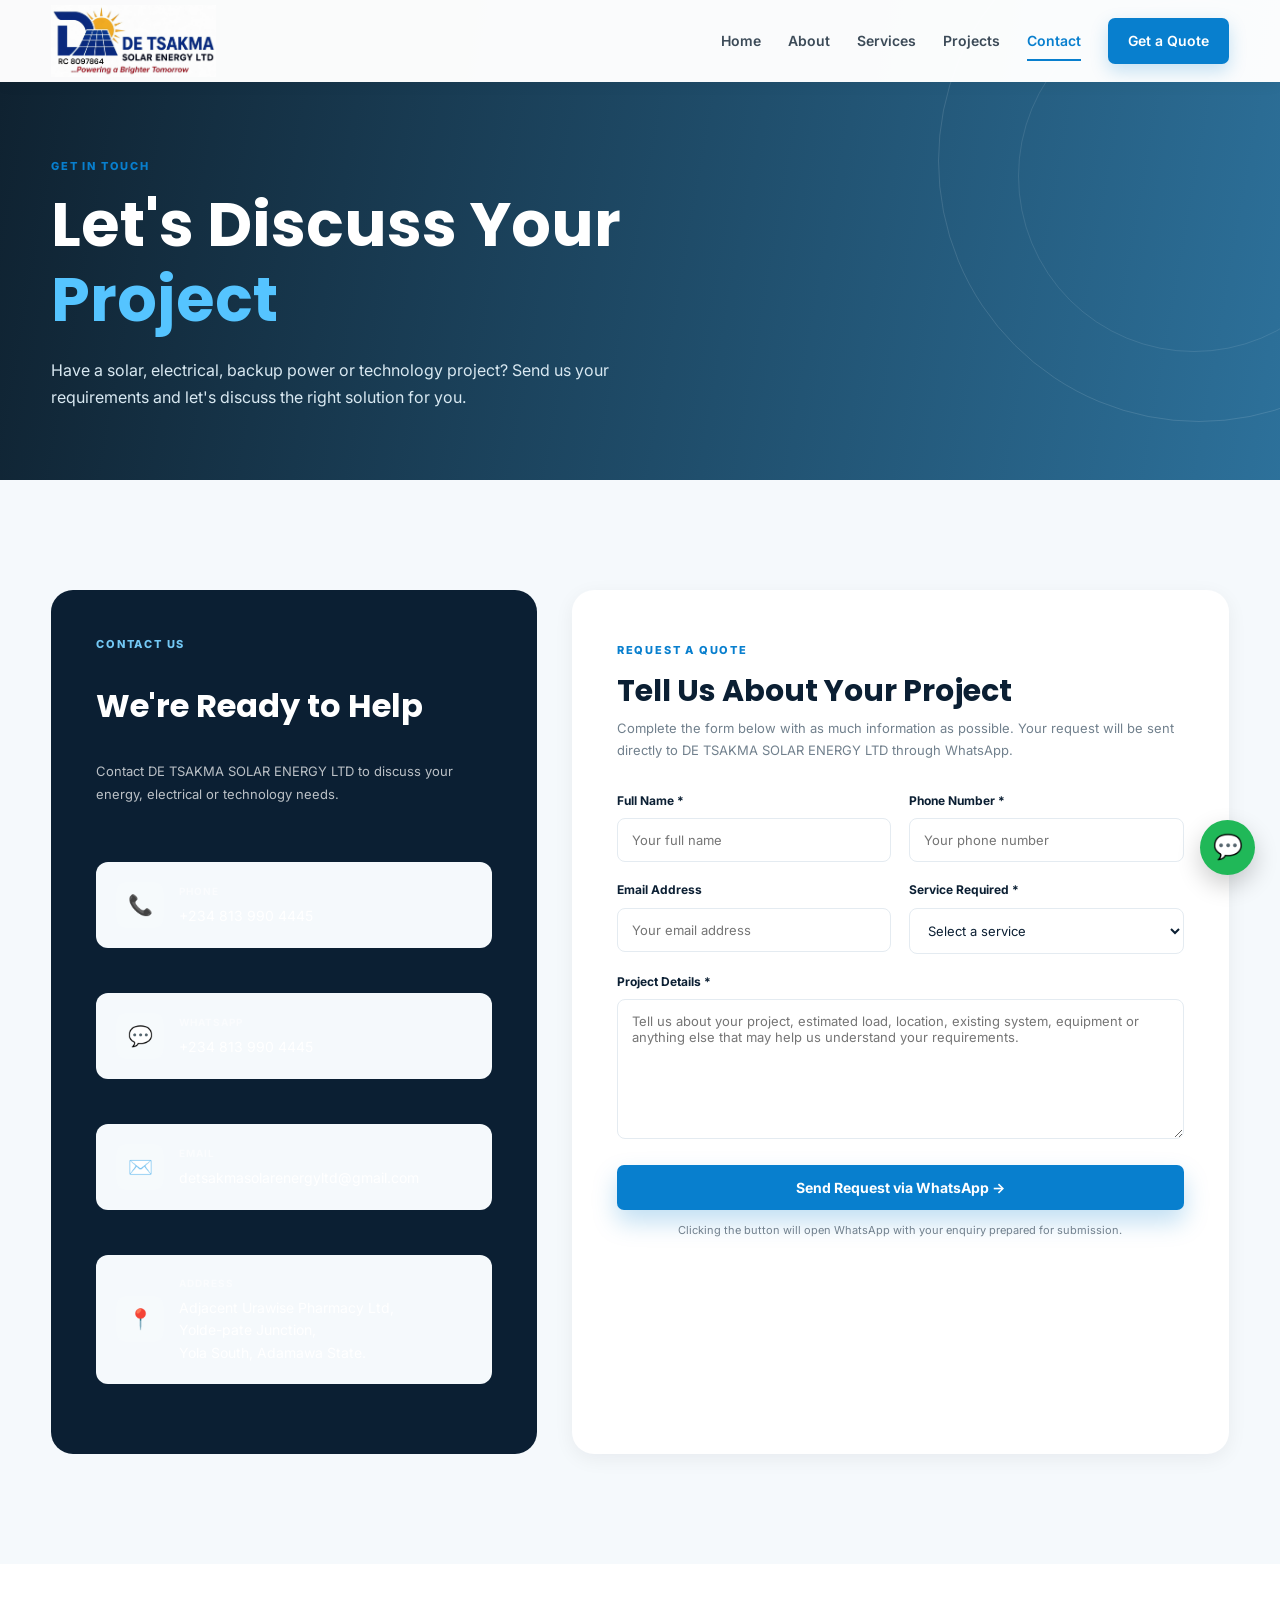
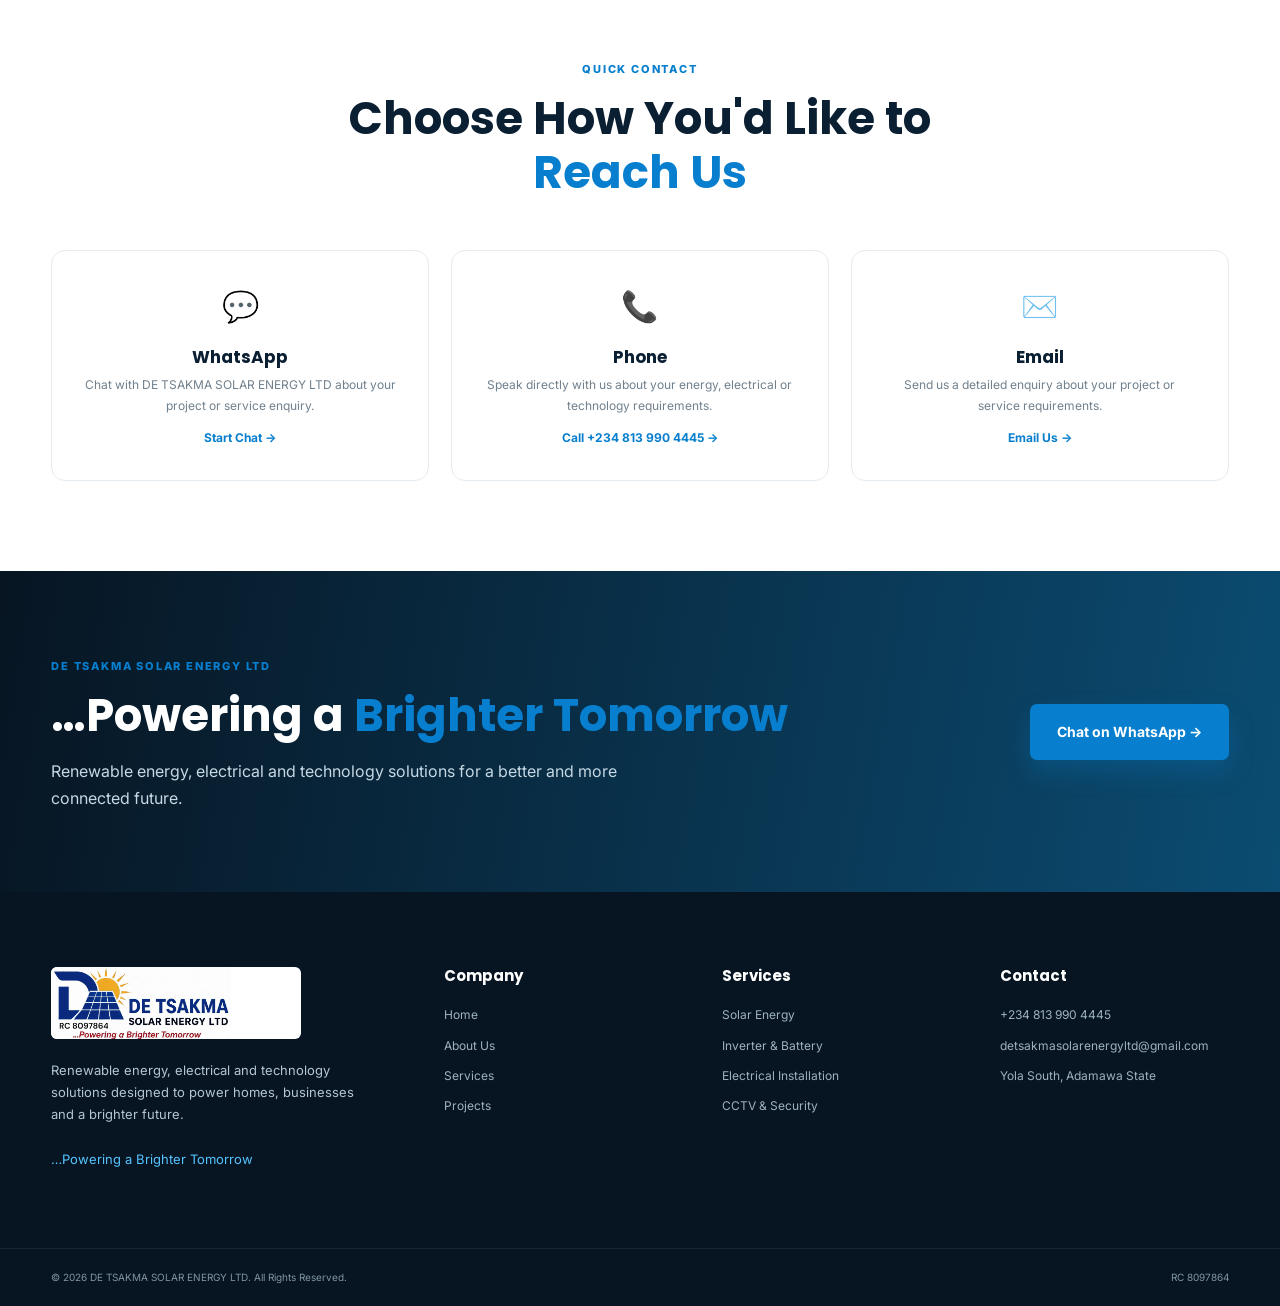
<file: pages/contact.html>
<!DOCTYPE html>
<html lang="en">

<head>
    <meta charset="UTF-8">

    <meta name="viewport" content="width=device-width, initial-scale=1.0">

    <title>Contact Us | DE TSAKMA SOLAR ENERGY LTD</title>

    <meta
        name="description"
        content="Contact DE TSAKMA SOLAR ENERGY LTD for solar energy, inverter and battery systems, electrical installations, CCTV, networking, smart home and technology solutions."
    >

    <link rel="preconnect" href="https://fonts.googleapis.com">

    <link
        rel="preconnect"
        href="https://fonts.gstatic.com"
        crossorigin
    >

    <link
        href="https://fonts.googleapis.com/css2?family=Inter:wght@400;500;600;700;800&family=Poppins:wght@500;600;700;800&display=swap"
        rel="stylesheet"
    >

    <link rel="stylesheet" href="../css/style.css">


    <style>

        /* =========================
           CONTACT PAGE
           ========================= */

        .contact-section {
            padding: 110px 0;
            background: var(--light);
        }


        .contact-grid {
            display: grid;
            grid-template-columns: 0.85fr 1.15fr;
            gap: 35px;
            align-items: stretch;
        }


        /* =========================
           CONTACT INFORMATION
           ========================= */

        .contact-info {
            background: var(--secondary);
            color: white;
            padding: 45px;
            border-radius: var(--radius-lg);
            min-height: 100%;
        }


        .contact-info .section-label {
            color: #73c8f5;
        }


        .contact-info h2 {
            color: white;
            font-size: 32px;
            margin-bottom: 15px;
        }


        .contact-info > p {
            color: rgba(255,255,255,0.72);
            font-size: 13px;
            line-height: 1.8;
            margin-bottom: 35px;
        }


        .contact-item {
            display: flex;
            gap: 15px;
            margin-bottom: 25px;
        }


        .contact-icon {
            width: 46px;
            height: 46px;
            flex-shrink: 0;

            display: grid;
            place-items: center;

            border-radius: 11px;

            background: rgba(255,255,255,0.10);

            font-size: 20px;
        }


        .contact-item span {
            display: block;

            color: rgba(255,255,255,0.55);

            font-size: 10px;
            font-weight: 700;

            text-transform: uppercase;
            letter-spacing: 1px;

            margin-bottom: 5px;
        }


        .contact-item strong,
        .contact-item a {
            color: white;
            font-size: 14px;
            line-height: 1.6;
        }


        .contact-item a {
            text-decoration: none;
            transition: var(--transition);
        }


        .contact-item a:hover {
            color: #73c8f5;
        }


        /* =========================
           QUOTE FORM
           ========================= */

        .quote-form-wrapper {
            background: white;

            padding: 45px;

            border-radius: var(--radius-lg);

            box-shadow: var(--shadow-sm);
        }


        .quote-form-wrapper h2 {
            font-size: 30px;
            margin-bottom: 8px;
        }


        .quote-form-wrapper > p {
            color: var(--light-text);
            font-size: 13px;
            line-height: 1.7;
            margin-bottom: 30px;
        }


        .form-row {
            display: grid;
            grid-template-columns: 1fr 1fr;
            gap: 18px;
        }


        .form-group {
            margin-bottom: 18px;
        }


        .form-group label {
            display: block;

            margin-bottom: 7px;

            font-size: 12px;
            font-weight: 700;

            color: var(--secondary);
        }


        .form-group input,
        .form-group select,
        .form-group textarea {
            width: 100%;

            border: 1px solid var(--border);
            border-radius: 8px;

            padding: 13px 14px;

            background: #fff;

            color: var(--secondary);

            font-family: inherit;
            font-size: 13px;

            outline: none;

            transition: var(--transition);

            box-sizing: border-box;
        }


        .form-group input:focus,
        .form-group select:focus,
        .form-group textarea:focus {
            border-color: var(--primary);

            box-shadow:
                0 0 0 3px
                rgba(8,127,206,0.08);
        }


        .form-group textarea {
            min-height: 140px;
            resize: vertical;
        }


        .form-submit {
            width: 100%;
            border: none;
            cursor: pointer;
        }


        .form-note {
            text-align: center;

            margin-top: 12px;

            color: var(--light-text);

            font-size: 11px;
            line-height: 1.6;
        }


        /* =========================
           FORM SUCCESS MESSAGE
           ========================= */

        .form-success {
            display: none;

            margin-top: 18px;

            padding: 14px 16px;

            border-radius: 8px;

            background: rgba(8,127,206,0.08);

            border: 1px solid rgba(8,127,206,0.15);

            color: var(--secondary);

            font-size: 12px;

            line-height: 1.6;
        }


        /* =========================
           QUICK CONTACT
           ========================= */

        .quick-contact {
            padding: 90px 0;
            background: white;
        }


        .quick-grid {
            display: grid;

            grid-template-columns:
                repeat(3, 1fr);

            gap: 22px;
        }


        .quick-card {
            padding: 30px;

            text-align: center;

            border: 1px solid var(--border);

            border-radius: var(--radius-md);

            background: white;

            transition: var(--transition);
        }


        .quick-card:hover {
            transform: translateY(-5px);

            box-shadow: var(--shadow-md);
        }


        .quick-card-icon {
            font-size: 30px;
            margin-bottom: 15px;
        }


        .quick-card h3 {
            font-size: 17px;
            margin-bottom: 8px;
        }


        .quick-card p {
            color: var(--light-text);

            font-size: 12px;

            line-height: 1.7;
        }


        .quick-card a {
            display: inline-block;

            margin-top: 12px;

            color: var(--primary);

            font-size: 12px;
            font-weight: 700;

            text-decoration: none;
        }


        .quick-card a:hover {
            text-decoration: underline;
        }


        /* =========================
           CTA
           ========================= */

        .quote-section {
            padding: 80px 0;
        }


        .quote-container {
            display: flex;

            align-items: center;
            justify-content: space-between;

            gap: 30px;
        }


        /* =========================
           RESPONSIVE
           ========================= */

        @media (max-width: 850px) {

            .contact-grid {
                grid-template-columns: 1fr;
            }


            .quick-grid {
                grid-template-columns: 1fr;
            }


            .quote-container {
                flex-direction: column;
                align-items: flex-start;
            }

        }


        @media (max-width: 600px) {

            .contact-section,
            .quick-contact {
                padding: 75px 0;
            }


            .contact-info,
            .quote-form-wrapper {
                padding: 28px;
            }


            .form-row {
                grid-template-columns: 1fr;
                gap: 0;
            }


            .contact-info h2 {
                font-size: 27px;
            }


            .quote-form-wrapper h2 {
                font-size: 26px;
            }

        }

    </style>

</head>


<body>


    <!-- =========================
         HEADER
         ========================= -->

    <header class="header">

        <div class="container nav-container">


            <a
                href="../index.html"
                class="logo"
            >

                <img
                    src="../images/logo.png"
                    alt="DE TSAKMA SOLAR ENERGY LTD"
                >

            </a>


            <nav class="navbar">

                <a href="../index.html">
                    Home
                </a>

                <a href="about.html">
                    About
                </a>

                <a href="services.html">
                    Services
                </a>

                <a href="projects.html">
                    Projects
                </a>

                <a
                    href="contact.html"
                    class="active"
                >
                    Contact
                </a>

                <a
                    href="contact.html"
                    class="nav-quote"
                >
                    Get a Quote
                </a>

            </nav>


            <button
                class="menu-toggle"
                aria-label="Open navigation menu"
                aria-expanded="false"
                type="button"
            >
                ☰
            </button>

        </div>

    </header>



    <!-- =========================
         PAGE HERO
         ========================= -->

    <section class="page-hero">

        <div class="container page-hero-content">

            <span class="section-label">
                GET IN TOUCH
            </span>


            <h1>
                Let's Discuss Your
                <span>Project</span>
            </h1>


            <p>
                Have a solar, electrical, backup power or technology
                project? Send us your requirements and let's discuss
                the right solution for you.
            </p>

        </div>

    </section>



    <!-- =========================
         CONTACT SECTION
         ========================= -->

    <section class="contact-section">

        <div class="container">


            <div class="contact-grid">


                <!-- =====================
                     CONTACT INFORMATION
                     ===================== -->

                <div class="contact-info">


                    <span class="section-label">
                        CONTACT US
                    </span>


                    <h2>
                        We're Ready to Help
                    </h2>


                    <p>
                        Contact DE TSAKMA SOLAR ENERGY LTD to discuss
                        your energy, electrical or technology needs.
                    </p>


                    <!-- PHONE -->

                    <div class="contact-item">

                        <div class="contact-icon">
                            📞
                        </div>


                        <div>

                            <span>
                                Phone
                            </span>


                            <a href="tel:+2348139904445">
                                +234 813 990 4445
                            </a>

                        </div>

                    </div>


                    <!-- WHATSAPP -->

                    <div class="contact-item">

                        <div class="contact-icon">
                            💬
                        </div>


                        <div>

                            <span>
                                WhatsApp
                            </span>


                            <a
                                href="https://wa.me/2348139904445"
                                target="_blank"
                                rel="noopener"
                            >
                                +234 813 990 4445
                            </a>

                        </div>

                    </div>


                    <!-- EMAIL -->

                    <div class="contact-item">

                        <div class="contact-icon">
                            ✉️
                        </div>


                        <div>

                            <span>
                                Email
                            </span>


                            <a
                                href="mailto:detsakmasolarenergyltd@gmail.com"
                            >
                                detsakmasolarenergyltd@gmail.com
                            </a>

                        </div>

                    </div>


                    <!-- ADDRESS -->

                    <div class="contact-item">

                        <div class="contact-icon">
                            📍
                        </div>


                        <div>

                            <span>
                                Address
                            </span>


                            <a
                                href="https://maps.app.goo.gl/gqwgfFvJYXa3xNCa8"
                                target="_blank"
                                rel="noopener"
                            >
                                Adjacent Urawise Pharmacy Ltd,<br>
                                Yolde-pate Junction,<br>
                                Yola South, Adamawa State.
                            </a>

                        </div>

                    </div>

                </div>



                <!-- =====================
                     QUOTE FORM
                     ===================== -->

                <div class="quote-form-wrapper">


                    <span class="section-label">
                        REQUEST A QUOTE
                    </span>


                    <h2>
                        Tell Us About Your Project
                    </h2>


                    <p>
                        Complete the form below with as much information
                        as possible. Your request will be sent directly
                        to DE TSAKMA SOLAR ENERGY LTD through WhatsApp.
                    </p>


                    <form id="quoteForm">


                        <!-- NAME + PHONE -->

                        <div class="form-row">


                            <div class="form-group">

                                <label for="name">
                                    Full Name *
                                </label>


                                <input
                                    type="text"
                                    id="name"
                                    name="name"
                                    placeholder="Your full name"
                                    autocomplete="name"
                                    required
                                >

                            </div>


                            <div class="form-group">

                                <label for="phone">
                                    Phone Number *
                                </label>


                                <input
                                    type="tel"
                                    id="phone"
                                    name="phone"
                                    placeholder="Your phone number"
                                    autocomplete="tel"
                                    required
                                >

                            </div>

                        </div>



                        <!-- EMAIL + SERVICE -->

                        <div class="form-row">


                            <div class="form-group">

                                <label for="email">
                                    Email Address
                                </label>


                                <input
                                    type="email"
                                    id="email"
                                    name="email"
                                    placeholder="Your email address"
                                    autocomplete="email"
                                >

                            </div>


                            <div class="form-group">

                                <label for="service">
                                    Service Required *
                                </label>


                                <select
                                    id="service"
                                    name="service"
                                    required
                                >

                                    <option value="">
                                        Select a service
                                    </option>

                                    <option value="Solar Energy System">
                                        Solar Energy System
                                    </option>

                                    <option value="Inverter & Battery">
                                        Inverter & Battery
                                    </option>

                                    <option value="Electrical Installation">
                                        Electrical Installation
                                    </option>

                                    <option value="CCTV & Security">
                                        CCTV & Security
                                    </option>

                                    <option value="Networking">
                                        Networking
                                    </option>

                                    <option value="Smart Home & Automation">
                                        Smart Home & Automation
                                    </option>

                                    <option value="IoT & Control Systems">
                                        IoT & Control Systems
                                    </option>

                                    <option value="Programming & Technology">
                                        Programming & Technology
                                    </option>

                                    <option value="Consultation & Training">
                                        Consultation & Training
                                    </option>

                                    <option value="Other">
                                        Other
                                    </option>

                                </select>

                            </div>

                        </div>



                        <!-- PROJECT DETAILS -->

                        <div class="form-group">

                            <label for="message">
                                Project Details *
                            </label>


                            <textarea
                                id="message"
                                name="message"
                                placeholder="Tell us about your project, estimated load, location, existing system, equipment or anything else that may help us understand your requirements."
                                required
                            ></textarea>

                        </div>



                        <!-- SUBMIT -->

                        <button
                            type="submit"
                            class="btn btn-primary form-submit"
                        >
                            Send Request via WhatsApp →
                        </button>


                        <p class="form-note">
                            Clicking the button will open WhatsApp with
                            your enquiry prepared for submission.
                        </p>


                        <div
                            id="formSuccess"
                            class="form-success"
                            role="status"
                            aria-live="polite"
                        ></div>


                    </form>

                </div>

            </div>

        </div>

    </section>



    <!-- =========================
         QUICK CONTACT
         ========================= -->

    <section class="quick-contact">

        <div class="container">


            <div class="section-heading">

                <span class="section-label">
                    QUICK CONTACT
                </span>


                <h2>
                    Choose How You'd Like to
                    <span>Reach Us</span>
                </h2>

            </div>



            <div class="quick-grid">


                <!-- WHATSAPP -->

                <div class="quick-card">

                    <div class="quick-card-icon">
                        💬
                    </div>


                    <h3>
                        WhatsApp
                    </h3>


                    <p>
                        Chat with DE TSAKMA SOLAR ENERGY LTD
                        about your project or service enquiry.
                    </p>


                    <a
                        href="https://wa.me/2348139904445"
                        target="_blank"
                        rel="noopener"
                    >
                        Start Chat →
                    </a>

                </div>



                <!-- PHONE -->

                <div class="quick-card">

                    <div class="quick-card-icon">
                        📞
                    </div>


                    <h3>
                        Phone
                    </h3>


                    <p>
                        Speak directly with us about your energy,
                        electrical or technology requirements.
                    </p>


                    <a href="tel:+2348139904445">
                        Call +234 813 990 4445 →
                    </a>

                </div>



                <!-- EMAIL -->

                <div class="quick-card">

                    <div class="quick-card-icon">
                        ✉️
                    </div>


                    <h3>
                        Email
                    </h3>


                    <p>
                        Send us a detailed enquiry about your
                        project or service requirements.
                    </p>


                    <a
                        href="mailto:detsakmasolarenergyltd@gmail.com"
                    >
                        Email Us →
                    </a>

                </div>

            </div>

        </div>

    </section>



    <!-- =========================
         CTA
         ========================= -->

    <section class="quote-section">

        <div class="container quote-container">


            <div>

                <span class="section-label">
                    DE TSAKMA SOLAR ENERGY LTD
                </span>


                <h2>
                    …Powering a
                    <span>Brighter Tomorrow</span>
                </h2>


                <p>
                    Renewable energy, electrical and technology
                    solutions for a better and more connected future.
                </p>

            </div>


            <a
                href="https://wa.me/2348139904445"
                class="btn btn-primary"
                target="_blank"
                rel="noopener"
            >
                Chat on WhatsApp →
            </a>

        </div>

    </section>



    <!-- =========================
         FOOTER
         ========================= -->

    <footer class="footer">

        <div class="container footer-grid">


            <!-- BRAND -->

            <div class="footer-brand">

                <a
                    href="../index.html"
                    class="logo footer-logo"
                >

                    <img
                        src="../images/logo.png"
                        alt="DE TSAKMA SOLAR ENERGY LTD"
                    >

                </a>


                <p>
                    Renewable energy, electrical and technology
                    solutions designed to power homes, businesses
                    and a brighter future.
                </p>


                <span class="slogan">
                    …Powering a Brighter Tomorrow
                </span>

            </div>



            <!-- COMPANY -->

            <div class="footer-column">

                <h3>
                    Company
                </h3>


                <a href="../index.html">
                    Home
                </a>


                <a href="about.html">
                    About Us
                </a>


                <a href="services.html">
                    Services
                </a>


                <a href="projects.html">
                    Projects
                </a>

            </div>



            <!-- SERVICES -->

            <div class="footer-column">

                <h3>
                    Services
                </h3>


                <a href="services.html">
                    Solar Energy
                </a>


                <a href="services.html">
                    Inverter & Battery
                </a>


                <a href="services.html">
                    Electrical Installation
                </a>


                <a href="services.html">
                    CCTV & Security
                </a>

            </div>



            <!-- CONTACT -->

            <div class="footer-column">

                <h3>
                    Contact
                </h3>


                <a href="tel:+2348139904445">
                    +234 813 990 4445
                </a>


                <a
                    href="mailto:detsakmasolarenergyltd@gmail.com"
                >
                    detsakmasolarenergyltd@gmail.com
                </a>


                <a
                    href="https://maps.app.goo.gl/gqwgfFvJYXa3xNCa8"
                    target="_blank"
                    rel="noopener"
                >
                    Yola South, Adamawa State
                </a>

            </div>

        </div>



        <!-- FOOTER BOTTOM -->

        <div class="footer-bottom">

            <div class="container">

                <p>
                    © 2026 DE TSAKMA SOLAR ENERGY LTD.
                    All Rights Reserved.
                </p>


                <p>
                    RC 8097864
                </p>

            </div>

        </div>

    </footer>



    <!-- =========================
         FLOATING WHATSAPP
         ========================= -->

    <a
        href="https://wa.me/2348139904445"
        class="whatsapp-button"
        id="floatingWhatsApp"
        target="_blank"
        rel="noopener"
        aria-label="Chat with DE TSAKMA SOLAR ENERGY LTD on WhatsApp"
    >
        💬
    </a>



    <!-- MAIN JAVASCRIPT -->

    <script src="../js/script.js"></script>

</body>

</html>
</file>
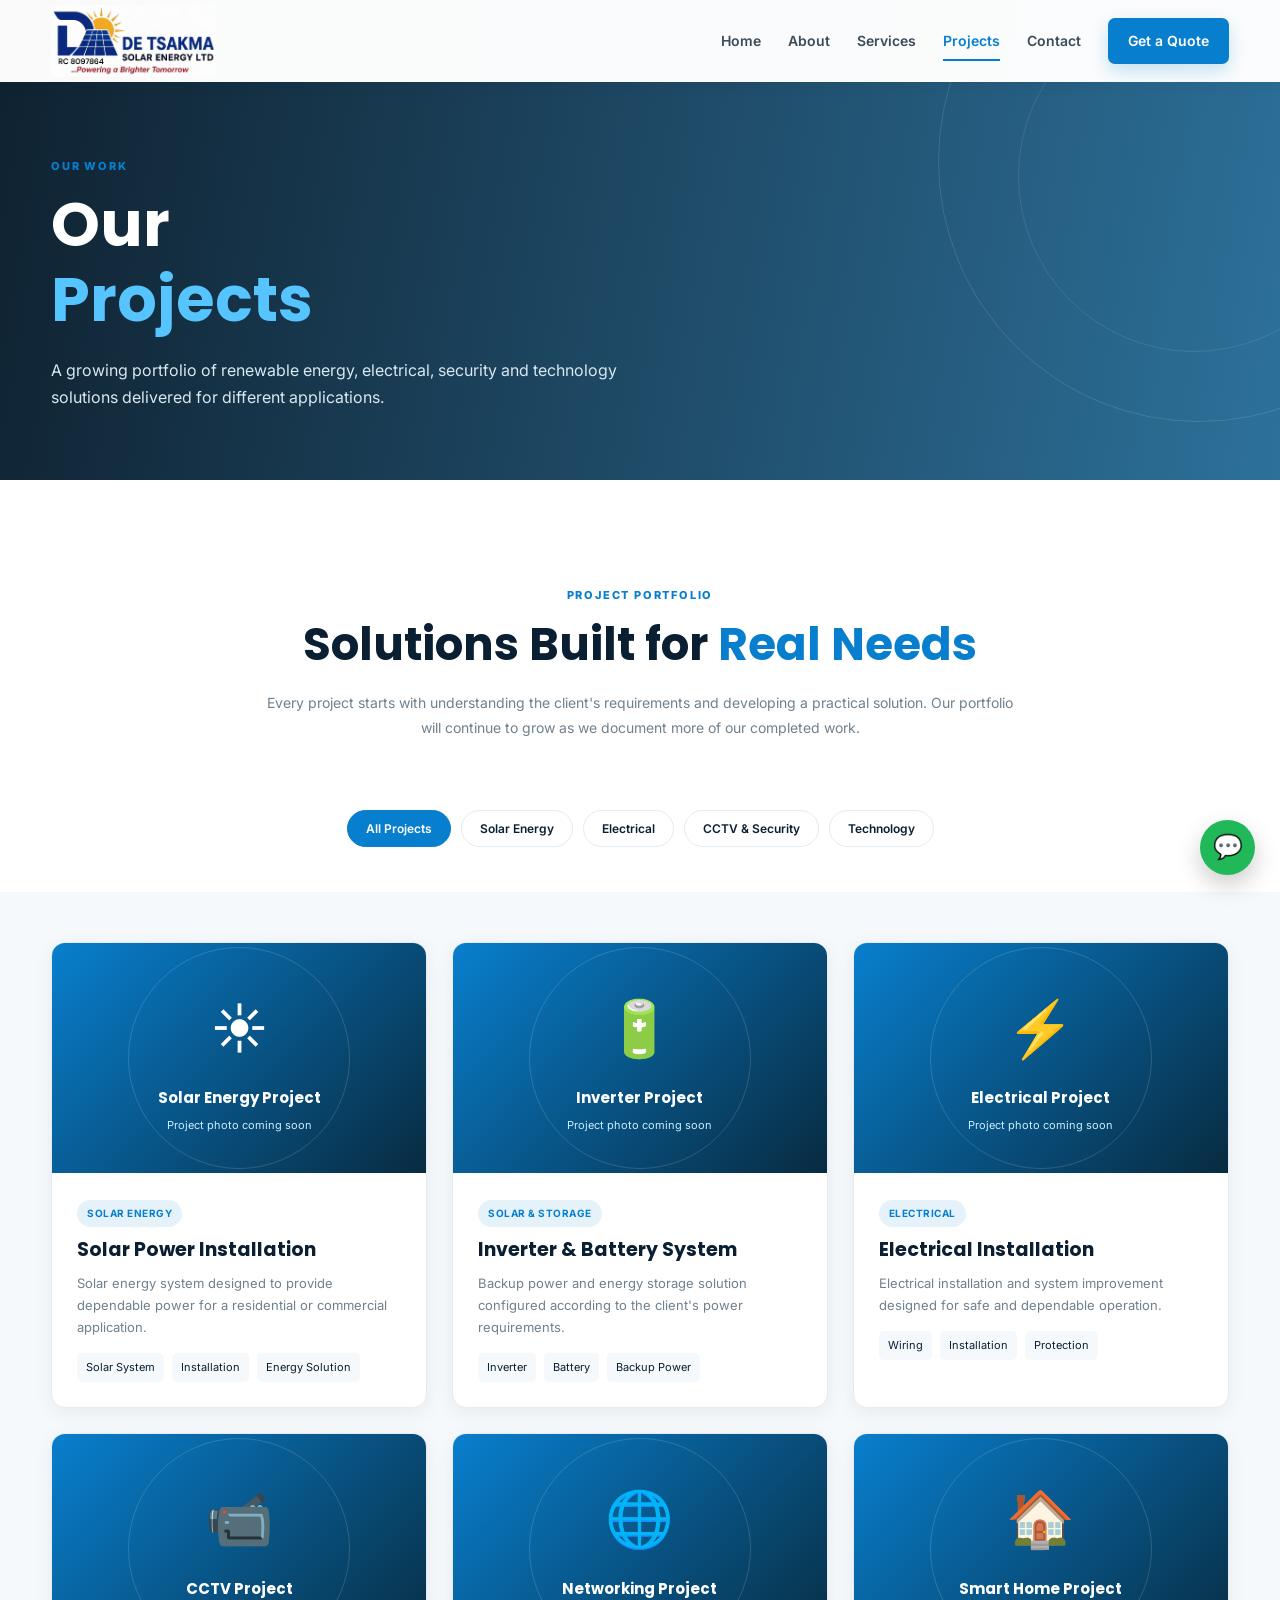
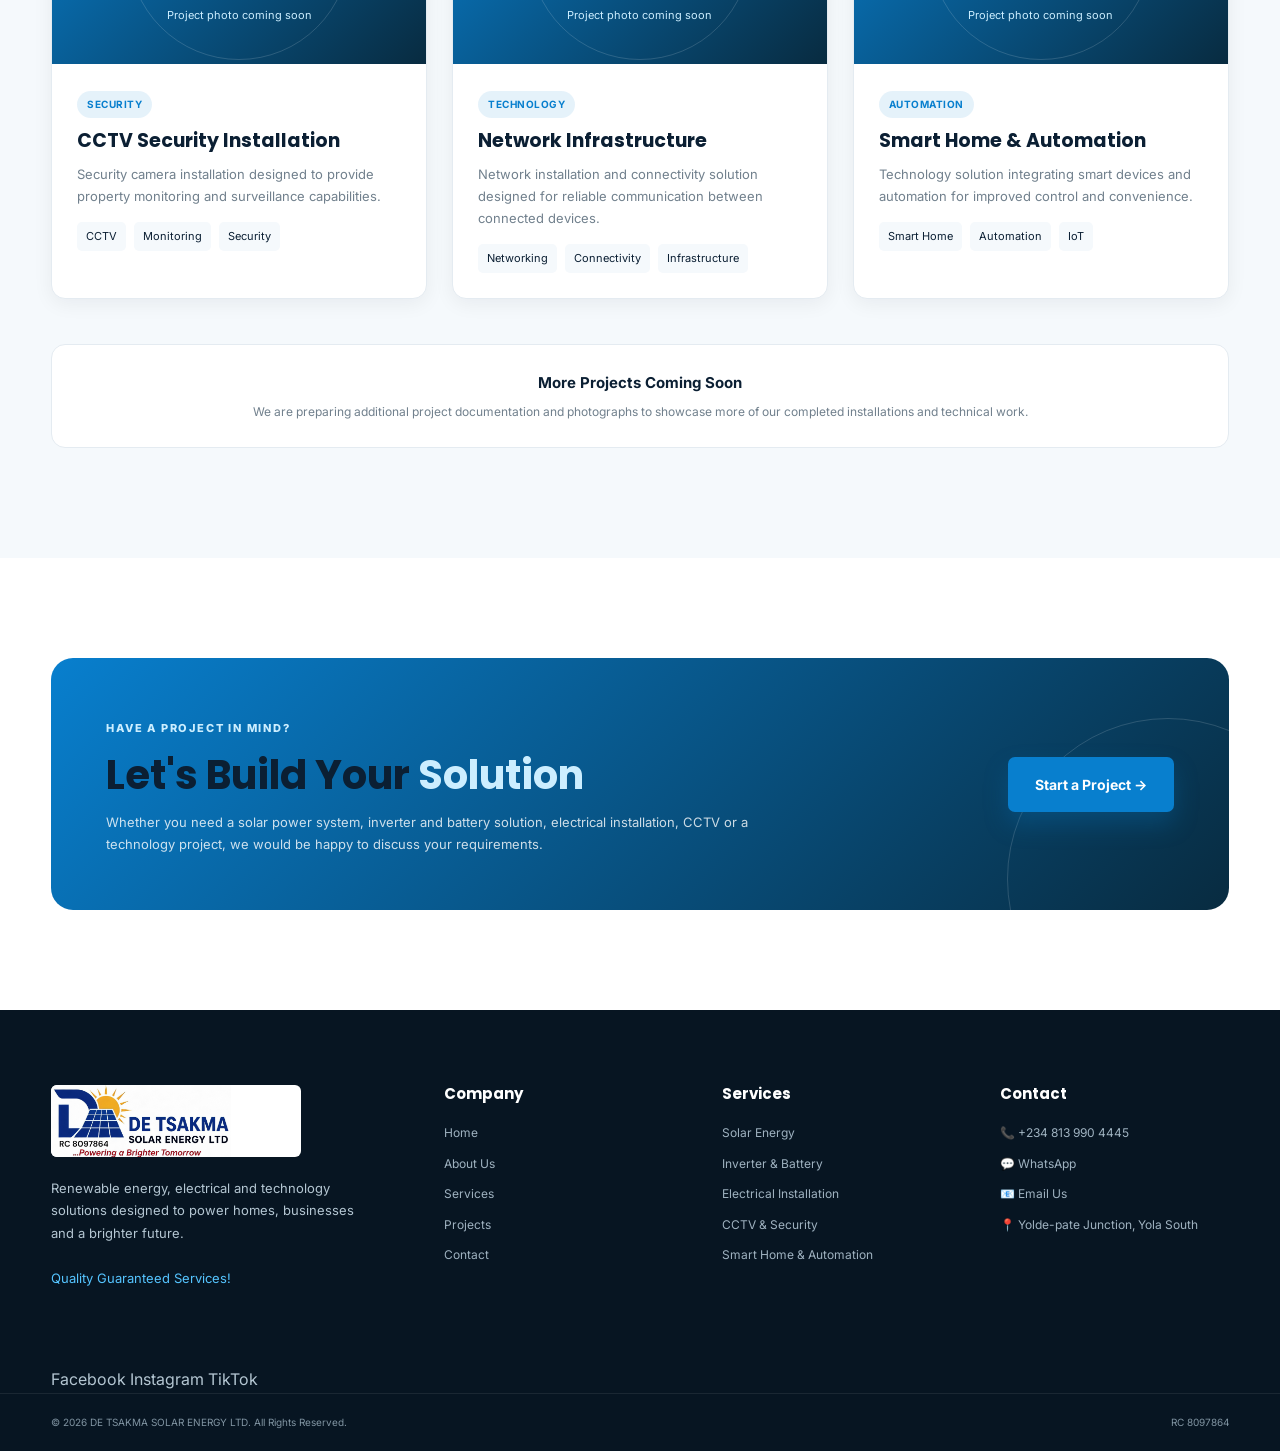
<file: pages/projects.html>
<!DOCTYPE html>
<html lang="en">

<head>

    <meta charset="UTF-8">

    <meta
        name="viewport"
        content="width=device-width, initial-scale=1.0"
    >

    <title>
        Our Projects | DE TSAKMA SOLAR ENERGY LTD
    </title>

    <meta
        name="description"
        content="Explore solar energy, electrical, security, networking and technology projects by DE TSAKMA SOLAR ENERGY LTD."
    >

    <meta
        name="keywords"
        content="DE TSAKMA Solar Energy projects, solar projects Yola, solar installation Adamawa, electrical projects Yola, CCTV projects, inverter installation"
    >

    <meta
        name="author"
        content="DE TSAKMA SOLAR ENERGY LTD"
    >

    <link
        rel="preconnect"
        href="https://fonts.googleapis.com"
    >

    <link
        rel="preconnect"
        href="https://fonts.gstatic.com"
        crossorigin
    >

    <link
        href="https://fonts.googleapis.com/css2?family=Inter:wght@400;500;600;700;800&family=Poppins:wght@500;600;700;800&display=swap"
        rel="stylesheet"
    >

    <link
        rel="stylesheet"
        href="../css/style.css"
    >


    <style>

        /* =====================================================
           PROJECTS INTRO
           ===================================================== */

        .projects-intro {
            padding: 100px 0 60px;
            background: white;
        }


        .projects-intro-content {
            max-width: 760px;
            margin: 0 auto;
            text-align: center;
        }


        .projects-intro-content h2 {
            font-size: clamp(30px, 4vw, 45px);
            margin-bottom: 18px;
        }


        .projects-intro-content h2 span {
            color: var(--primary);
        }


        .projects-intro-content p {
            color: var(--light-text);
            font-size: 14px;
            line-height: 1.8;
        }



        /* =====================================================
           PROJECT FILTER
           ===================================================== */

        .project-filter-section {
            padding: 10px 0 45px;
            background: white;
        }


        .project-filters {
            display: flex;
            justify-content: center;
            align-items: center;
            flex-wrap: wrap;
            gap: 10px;
        }


        .project-filter {
            border: 1px solid var(--border);
            background: white;
            color: var(--secondary);

            padding: 10px 18px;

            border-radius: 30px;

            font-family: "Inter", sans-serif;
            font-size: 12px;
            font-weight: 600;

            cursor: pointer;

            transition: var(--transition);
        }


        .project-filter:hover,
        .project-filter.active {
            background: var(--primary);
            color: white;
            border-color: var(--primary);
        }



        /* =====================================================
           PROJECTS
           ===================================================== */

        .projects-section {
            padding: 50px 0 110px;
            background: var(--light);
        }


        .projects-grid {
            display: grid;

            grid-template-columns:
                repeat(3, 1fr);

            gap: 25px;
        }


        .project-card {
            background: white;

            border: 1px solid var(--border);

            border-radius: var(--radius-md);

            overflow: hidden;

            transition: var(--transition);
        }


        .project-card:hover {
            transform: translateY(-7px);
            box-shadow: var(--shadow-md);
        }


        /* =====================================================
           PROJECT IMAGE PLACEHOLDER
           ===================================================== */

        .project-image {
            position: relative;

            height: 230px;

            display: flex;
            align-items: center;
            justify-content: center;

            background:
                linear-gradient(
                    135deg,
                    #087fce,
                    #082b40
                );

            overflow: hidden;
        }


        .project-image::after {
            content: "";

            position: absolute;

            width: 220px;
            height: 220px;

            border-radius: 50%;

            border: 1px solid
                rgba(255,255,255,0.15);
        }


        .project-placeholder {
            position: relative;
            z-index: 2;

            text-align: center;

            color: white;
        }


        .project-placeholder-icon {
            font-size: 55px;
            margin-bottom: 10px;
        }


        .project-placeholder strong {
            display: block;

            font-family: "Poppins", sans-serif;

            font-size: 15px;
        }


        .project-placeholder span {
            display: block;

            margin-top: 5px;

            color: #cceeff;

            font-size: 11px;
        }



        /* =====================================================
           PROJECT CONTENT
           ===================================================== */

        .project-content {
            padding: 25px;
        }


        .project-category {
            display: inline-block;

            padding: 5px 10px;

            border-radius: 20px;

            background:
                rgba(8,127,206,0.10);

            color: var(--primary);

            font-size: 10px;

            font-weight: 700;

            text-transform: uppercase;

            letter-spacing: 0.5px;

            margin-bottom: 12px;
        }


        .project-content h3 {
            font-size: 19px;
            margin-bottom: 10px;
        }


        .project-content p {
            color: var(--light-text);

            font-size: 13px;

            line-height: 1.7;

            margin-bottom: 15px;
        }


        .project-details {
            display: flex;

            flex-wrap: wrap;

            gap: 8px;
        }


        .project-detail {
            font-size: 11px;

            color: var(--secondary);

            padding: 5px 9px;

            background: var(--light);

            border-radius: 5px;
        }



        /* =====================================================
           COMING SOON
           ===================================================== */

        .projects-note {
            margin-top: 45px;

            padding: 25px 30px;

            background: white;

            border:
                1px solid var(--border);

            border-radius: var(--radius-md);

            text-align: center;
        }


        .projects-note strong {
            display: block;

            color: var(--secondary);

            font-size: 15px;

            margin-bottom: 7px;
        }


        .projects-note p {
            color: var(--light-text);

            font-size: 12px;

            margin: 0;
        }



        /* =====================================================
           CTA
           ===================================================== */

        .projects-cta {
            padding: 100px 0;

            background: white;
        }


        .projects-cta-box {
            position: relative;

            overflow: hidden;

            padding: 55px;

            border-radius: var(--radius-lg);

            background:
                linear-gradient(
                    135deg,
                    #087fce,
                    #082b40
                );

            color: white;

            display: flex;

            align-items: center;

            justify-content: space-between;

            gap: 35px;
        }


        .projects-cta-box::after {
            content: "";

            position: absolute;

            right: -100px;
            bottom: -130px;

            width: 320px;
            height: 320px;

            border-radius: 50%;

            border:
                1px solid
                rgba(255,255,255,0.15);
        }


        .projects-cta-content {
            position: relative;
            z-index: 2;
        }


        .projects-cta-content .section-label {
            color: #cceeff;
        }


        .projects-cta-content h2 {
            font-size: clamp(28px, 4vw, 40px);

            margin-bottom: 12px;
        }


        .projects-cta-content h2 span {
            color: #cceeff;
        }


        .projects-cta-content p {
            max-width: 650px;

            color: rgba(255,255,255,0.80);

            font-size: 13px;

            line-height: 1.7;
        }


        .projects-cta .btn {
            position: relative;
            z-index: 2;

            flex-shrink: 0;
        }



        /* =====================================================
           RESPONSIVE
           ===================================================== */

        @media (max-width: 1050px) {

            .projects-grid {
                grid-template-columns:
                    repeat(2, 1fr);
            }

        }


        @media (max-width: 760px) {

            .projects-intro,
            .projects-section,
            .projects-cta {
                padding-top: 75px;
                padding-bottom: 75px;
            }


            .projects-grid {
                grid-template-columns: 1fr;
            }


            .project-filter-section {
                padding-bottom: 30px;
            }


            .projects-cta-box {
                padding: 35px 28px;

                flex-direction: column;

                align-items: flex-start;
            }


            .project-image {
                height: 210px;
            }

        }

    </style>

</head>



<body>


<!-- =====================================================
     HEADER
     ===================================================== -->

<header class="header">

    <div class="container nav-container">


        <a
            href="../index.html"
            class="logo"
            aria-label="DE TSAKMA SOLAR ENERGY LTD Home"
        >

            <img
                src="../images/logo.png"
                alt="DE TSAKMA SOLAR ENERGY LTD"
            >

        </a>



        <button
            class="menu-toggle"
            type="button"
            aria-label="Open navigation menu"
            aria-expanded="false"
            aria-controls="navbar"
        >
            ☰
        </button>



        <nav
            class="navbar"
            id="navbar"
            aria-label="Main navigation"
        >

            <a href="../index.html">
                Home
            </a>


            <a href="about.html">
                About
            </a>


            <a href="services.html">
                Services
            </a>


            <a
                href="projects.html"
                class="active"
            >
                Projects
            </a>


            <a href="contact.html">
                Contact
            </a>


            <a
                href="contact.html"
                class="nav-quote"
            >
                Get a Quote
            </a>

        </nav>

    </div>

</header>



<!-- =====================================================
     PAGE HERO
     ===================================================== -->

<section class="page-hero">

    <div class="container page-hero-content">

        <span class="section-label">
            OUR WORK
        </span>


        <h1>

            Our

            <span>
                Projects
            </span>

        </h1>


        <p>
            A growing portfolio of renewable energy, electrical,
            security and technology solutions delivered for
            different applications.
        </p>

    </div>

</section>



<!-- =====================================================
     INTRO
     ===================================================== -->

<section class="projects-intro">

    <div class="container">

        <div class="projects-intro-content">

            <span class="section-label">
                PROJECT PORTFOLIO
            </span>


            <h2>

                Solutions Built for

                <span>
                    Real Needs
                </span>

            </h2>


            <p>
                Every project starts with understanding the client's
                requirements and developing a practical solution.
                Our portfolio will continue to grow as we document
                more of our completed work.
            </p>

        </div>

    </div>

</section>



<!-- =====================================================
     FILTER
     ===================================================== -->

<section class="project-filter-section">

    <div class="container">

        <div class="project-filters">

            <button
                class="project-filter active"
                data-filter="all"
            >
                All Projects
            </button>


            <button
                class="project-filter"
                data-filter="solar"
            >
                Solar Energy
            </button>


            <button
                class="project-filter"
                data-filter="electrical"
            >
                Electrical
            </button>


            <button
                class="project-filter"
                data-filter="security"
            >
                CCTV & Security
            </button>


            <button
                class="project-filter"
                data-filter="technology"
            >
                Technology
            </button>

        </div>

    </div>

</section>



<!-- =====================================================
     PROJECT GRID
     ===================================================== -->

<section class="projects-section">

    <div class="container">


        <div class="projects-grid">


            <!-- PROJECT 1 -->

            <article
                class="project-card"
                data-category="solar"
            >

                <div class="project-image">

                    <div class="project-placeholder">

                        <div class="project-placeholder-icon">
                            ☀️
                        </div>

                        <strong>
                            Solar Energy Project
                        </strong>

                        <span>
                            Project photo coming soon
                        </span>

                    </div>

                </div>


                <div class="project-content">

                    <span class="project-category">
                        Solar Energy
                    </span>


                    <h3>
                        Solar Power Installation
                    </h3>


                    <p>
                        Solar energy system designed to provide
                        dependable power for a residential or
                        commercial application.
                    </p>


                    <div class="project-details">

                        <span class="project-detail">
                            Solar System
                        </span>

                        <span class="project-detail">
                            Installation
                        </span>

                        <span class="project-detail">
                            Energy Solution
                        </span>

                    </div>

                </div>

            </article>



            <!-- PROJECT 2 -->

            <article
                class="project-card"
                data-category="solar"
            >

                <div class="project-image">

                    <div class="project-placeholder">

                        <div class="project-placeholder-icon">
                            🔋
                        </div>

                        <strong>
                            Inverter Project
                        </strong>

                        <span>
                            Project photo coming soon
                        </span>

                    </div>

                </div>


                <div class="project-content">

                    <span class="project-category">
                        Solar & Storage
                    </span>


                    <h3>
                        Inverter & Battery System
                    </h3>


                    <p>
                        Backup power and energy storage solution
                        configured according to the client's
                        power requirements.
                    </p>


                    <div class="project-details">

                        <span class="project-detail">
                            Inverter
                        </span>

                        <span class="project-detail">
                            Battery
                        </span>

                        <span class="project-detail">
                            Backup Power
                        </span>

                    </div>

                </div>

            </article>



            <!-- PROJECT 3 -->

            <article
                class="project-card"
                data-category="electrical"
            >

                <div class="project-image">

                    <div class="project-placeholder">

                        <div class="project-placeholder-icon">
                            ⚡
                        </div>

                        <strong>
                            Electrical Project
                        </strong>

                        <span>
                            Project photo coming soon
                        </span>

                    </div>

                </div>


                <div class="project-content">

                    <span class="project-category">
                        Electrical
                    </span>


                    <h3>
                        Electrical Installation
                    </h3>


                    <p>
                        Electrical installation and system
                        improvement designed for safe and
                        dependable operation.
                    </p>


                    <div class="project-details">

                        <span class="project-detail">
                            Wiring
                        </span>

                        <span class="project-detail">
                            Installation
                        </span>

                        <span class="project-detail">
                            Protection
                        </span>

                    </div>

                </div>

            </article>



            <!-- PROJECT 4 -->

            <article
                class="project-card"
                data-category="security"
            >

                <div class="project-image">

                    <div class="project-placeholder">

                        <div class="project-placeholder-icon">
                            📹
                        </div>

                        <strong>
                            CCTV Project
                        </strong>

                        <span>
                            Project photo coming soon
                        </span>

                    </div>

                </div>


                <div class="project-content">

                    <span class="project-category">
                        Security
                    </span>


                    <h3>
                        CCTV Security Installation
                    </h3>


                    <p>
                        Security camera installation designed
                        to provide property monitoring and
                        surveillance capabilities.
                    </p>


                    <div class="project-details">

                        <span class="project-detail">
                            CCTV
                        </span>

                        <span class="project-detail">
                            Monitoring
                        </span>

                        <span class="project-detail">
                            Security
                        </span>

                    </div>

                </div>

            </article>



            <!-- PROJECT 5 -->

            <article
                class="project-card"
                data-category="technology"
            >

                <div class="project-image">

                    <div class="project-placeholder">

                        <div class="project-placeholder-icon">
                            🌐
                        </div>

                        <strong>
                            Networking Project
                        </strong>

                        <span>
                            Project photo coming soon
                        </span>

                    </div>

                </div>


                <div class="project-content">

                    <span class="project-category">
                        Technology
                    </span>


                    <h3>
                        Network Infrastructure
                    </h3>


                    <p>
                        Network installation and connectivity
                        solution designed for reliable communication
                        between connected devices.
                    </p>


                    <div class="project-details">

                        <span class="project-detail">
                            Networking
                        </span>

                        <span class="project-detail">
                            Connectivity
                        </span>

                        <span class="project-detail">
                            Infrastructure
                        </span>

                    </div>

                </div>

            </article>



            <!-- PROJECT 6 -->

            <article
                class="project-card"
                data-category="technology"
            >

                <div class="project-image">

                    <div class="project-placeholder">

                        <div class="project-placeholder-icon">
                            🏠
                        </div>

                        <strong>
                            Smart Home Project
                        </strong>

                        <span>
                            Project photo coming soon
                        </span>

                    </div>

                </div>


                <div class="project-content">

                    <span class="project-category">
                        Automation
                    </span>


                    <h3>
                        Smart Home & Automation
                    </h3>


                    <p>
                        Technology solution integrating smart
                        devices and automation for improved
                        control and convenience.
                    </p>


                    <div class="project-details">

                        <span class="project-detail">
                            Smart Home
                        </span>

                        <span class="project-detail">
                            Automation
                        </span>

                        <span class="project-detail">
                            IoT
                        </span>

                    </div>

                </div>

            </article>

        </div>



        <!-- NOTE -->

        <div class="projects-note">

            <strong>
                More Projects Coming Soon
            </strong>


            <p>
                We are preparing additional project documentation
                and photographs to showcase more of our completed
                installations and technical work.
            </p>

        </div>

    </div>

</section>



<!-- =====================================================
     CTA
     ===================================================== -->

<section class="projects-cta">

    <div class="container">

        <div class="projects-cta-box">


            <div class="projects-cta-content">

                <span class="section-label">
                    HAVE A PROJECT IN MIND?
                </span>


                <h2>

                    Let's Build Your

                    <span>
                        Solution
                    </span>

                </h2>


                <p>
                    Whether you need a solar power system,
                    inverter and battery solution, electrical
                    installation, CCTV or a technology project,
                    we would be happy to discuss your requirements.
                </p>

            </div>


            <a
                href="contact.html"
                class="btn btn-primary"
            >
                Start a Project →
            </a>

        </div>

    </div>

</section>



<!-- =====================================================
     FOOTER
     ===================================================== -->

<footer class="footer">

    <div class="container footer-grid">


        <!-- BRAND -->

        <div class="footer-brand">

            <a
                href="../index.html"
                class="logo footer-logo"
            >

                <img
                    src="../images/logo.png"
                    alt="DE TSAKMA SOLAR ENERGY LTD"
                >

            </a>


            <p>
                Renewable energy, electrical and technology
                solutions designed to power homes, businesses
                and a brighter future.
            </p>


            <span class="slogan">
                Quality Guaranteed Services!
            </span>

        </div>



        <!-- COMPANY -->

        <div class="footer-column">

            <h3>
                Company
            </h3>


            <a href="../index.html">
                Home
            </a>


            <a href="about.html">
                About Us
            </a>


            <a href="services.html">
                Services
            </a>


            <a href="projects.html">
                Projects
            </a>


            <a href="contact.html">
                Contact
            </a>

        </div>



        <!-- SERVICES -->

        <div class="footer-column">

            <h3>
                Services
            </h3>


            <a href="services.html">
                Solar Energy
            </a>


            <a href="services.html">
                Inverter & Battery
            </a>


            <a href="services.html">
                Electrical Installation
            </a>


            <a href="services.html">
                CCTV & Security
            </a>


            <a href="services.html">
                Smart Home & Automation
            </a>

        </div>



        <!-- CONTACT -->

        <div class="footer-column">

            <h3>
                Contact
            </h3>


            <a href="tel:+2348139904445">
                📞 +234 813 990 4445
            </a>


            <a
                href="https://wa.me/2348139904445"
                target="_blank"
                rel="noopener"
            >
                💬 WhatsApp
            </a>


            <a
                href="mailto:detsakmasolarenergyltd@gmail.com"
            >
                📧 Email Us
            </a>


            <a
                href="https://maps.app.goo.gl/gqwgfFvJYXa3xNCa8"
                target="_blank"
                rel="noopener"
            >
                📍 Yolde-pate Junction,
                Yola South
            </a>

        </div>

    </div>



    <!-- SOCIAL LINKS -->

    <div class="container footer-social">

        <a
            href="https://www.facebook.com/Weacneconabtebjambexamhelp"
            target="_blank"
            rel="noopener"
        >
            Facebook
        </a>


        <a
            href="https://www.instagram.com/nehemiah.peter?igsi=cjE2OXc5NGVvcmI1"
            target="_blank"
            rel="noopener"
        >
            Instagram
        </a>


        <a
            href="https://www.tiktok.com/@shugabatsakma?_r=1&_t=ZS-99IbSkoyktB"
            target="_blank"
            rel="noopener"
        >
            TikTok
        </a>

    </div>



    <!-- FOOTER BOTTOM -->

    <div class="footer-bottom">

        <div class="container">

            <p>
                © 2026 DE TSAKMA SOLAR ENERGY LTD.
                All Rights Reserved.
            </p>


            <p>
                RC 8097864
            </p>

        </div>

    </div>

</footer>



<!-- =====================================================
     WHATSAPP
     ===================================================== -->

<a
    href="https://wa.me/2348139904445"
    class="whatsapp-button"
    target="_blank"
    rel="noopener"
    aria-label="Chat with DE TSAKMA SOLAR ENERGY LTD on WhatsApp"
>
    💬
</a>



<!-- =====================================================
     JAVASCRIPT
     ===================================================== -->

<script>

document.addEventListener(
    "DOMContentLoaded",
    function () {


        /* ==========================================
           PROJECT FILTER
           ========================================== */

        const filters =
            document.querySelectorAll(
                ".project-filter"
            );


        const projects =
            document.querySelectorAll(
                ".project-card"
            );


        filters.forEach(function (filter) {

            filter.addEventListener(
                "click",
                function () {


                    const selected =
                        filter.dataset.filter;


                    filters.forEach(
                        function (item) {

                            item.classList.remove(
                                "active"
                            );

                        }
                    );


                    filter.classList.add(
                        "active"
                    );


                    projects.forEach(
                        function (project) {

                            const category =
                                project.dataset.category;


                            if (
                                selected === "all" ||
                                category === selected
                            ) {

                                project.style.display =
                                    "block";

                            } else {

                                project.style.display =
                                    "none";

                            }

                        }
                    );

                }
            );

        });

    });

</script>



<script src="../js/script.js"></script>

</body>

</html>
</file>
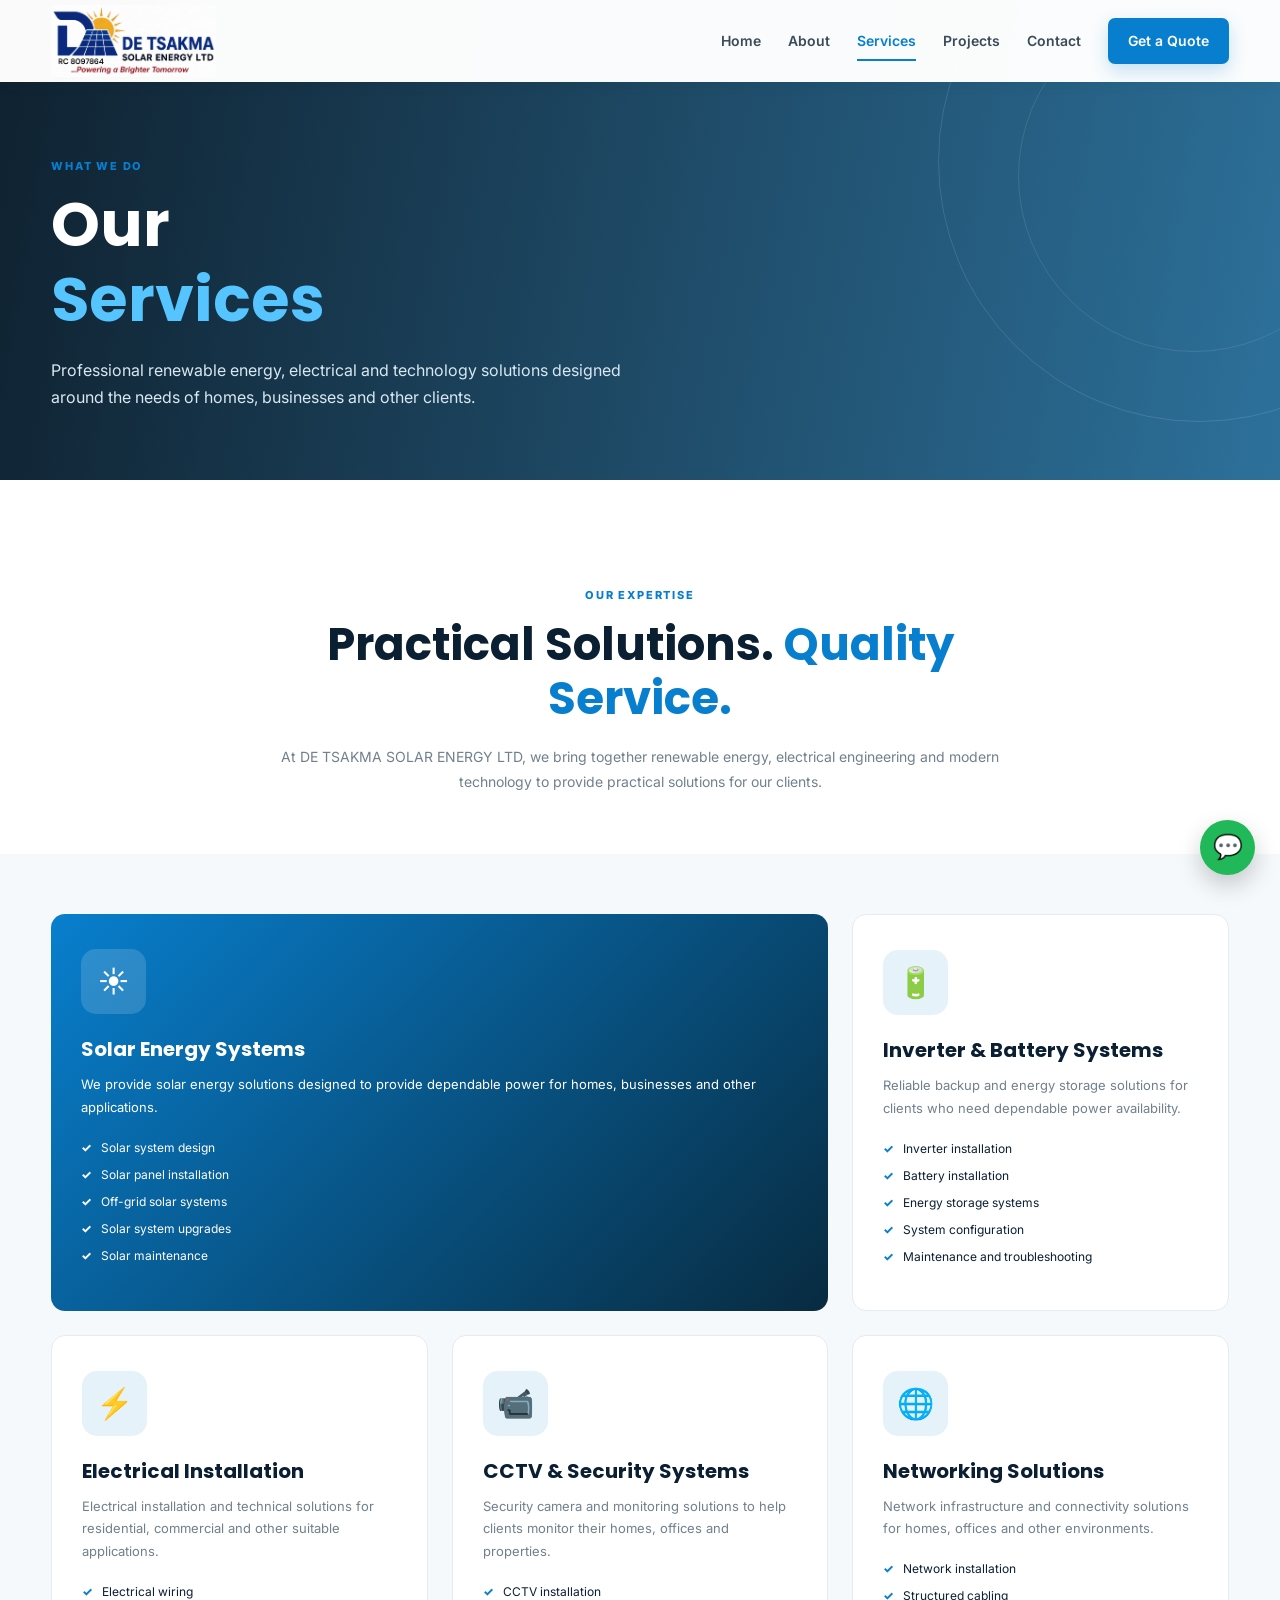
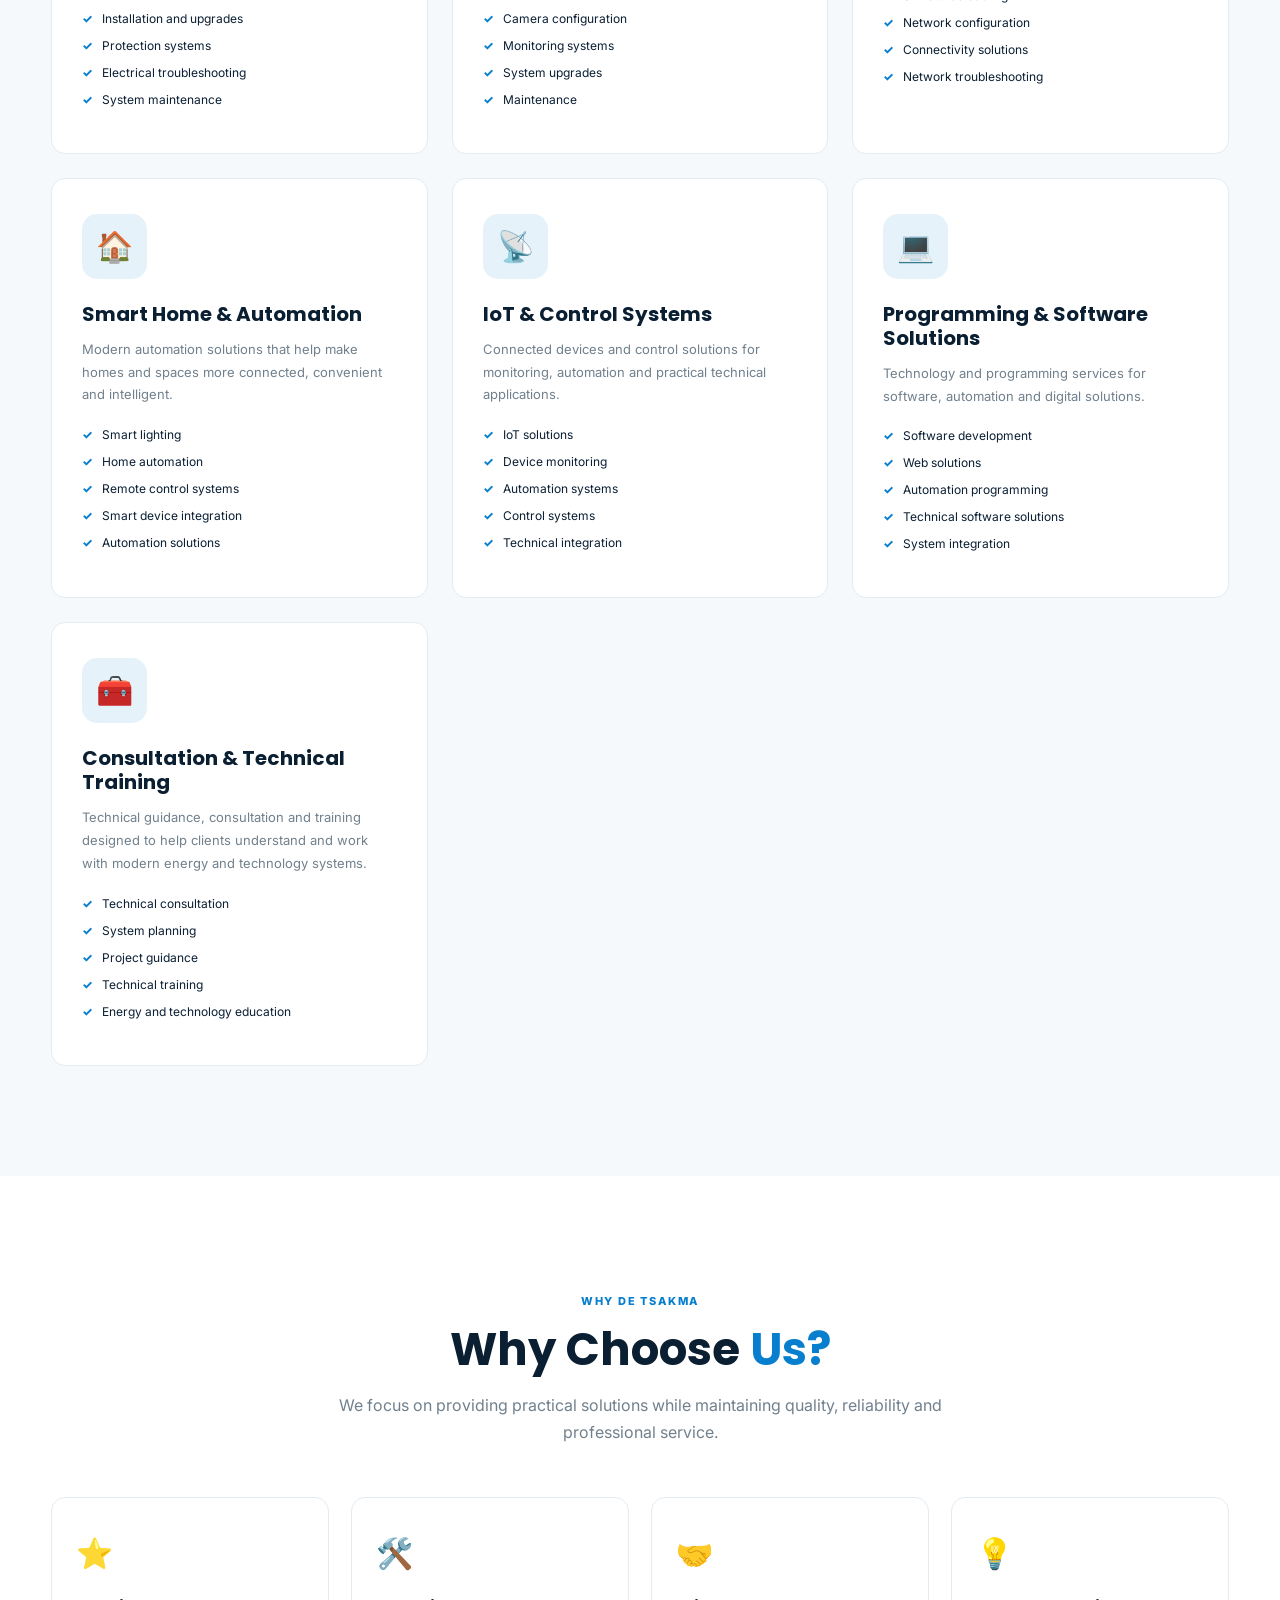
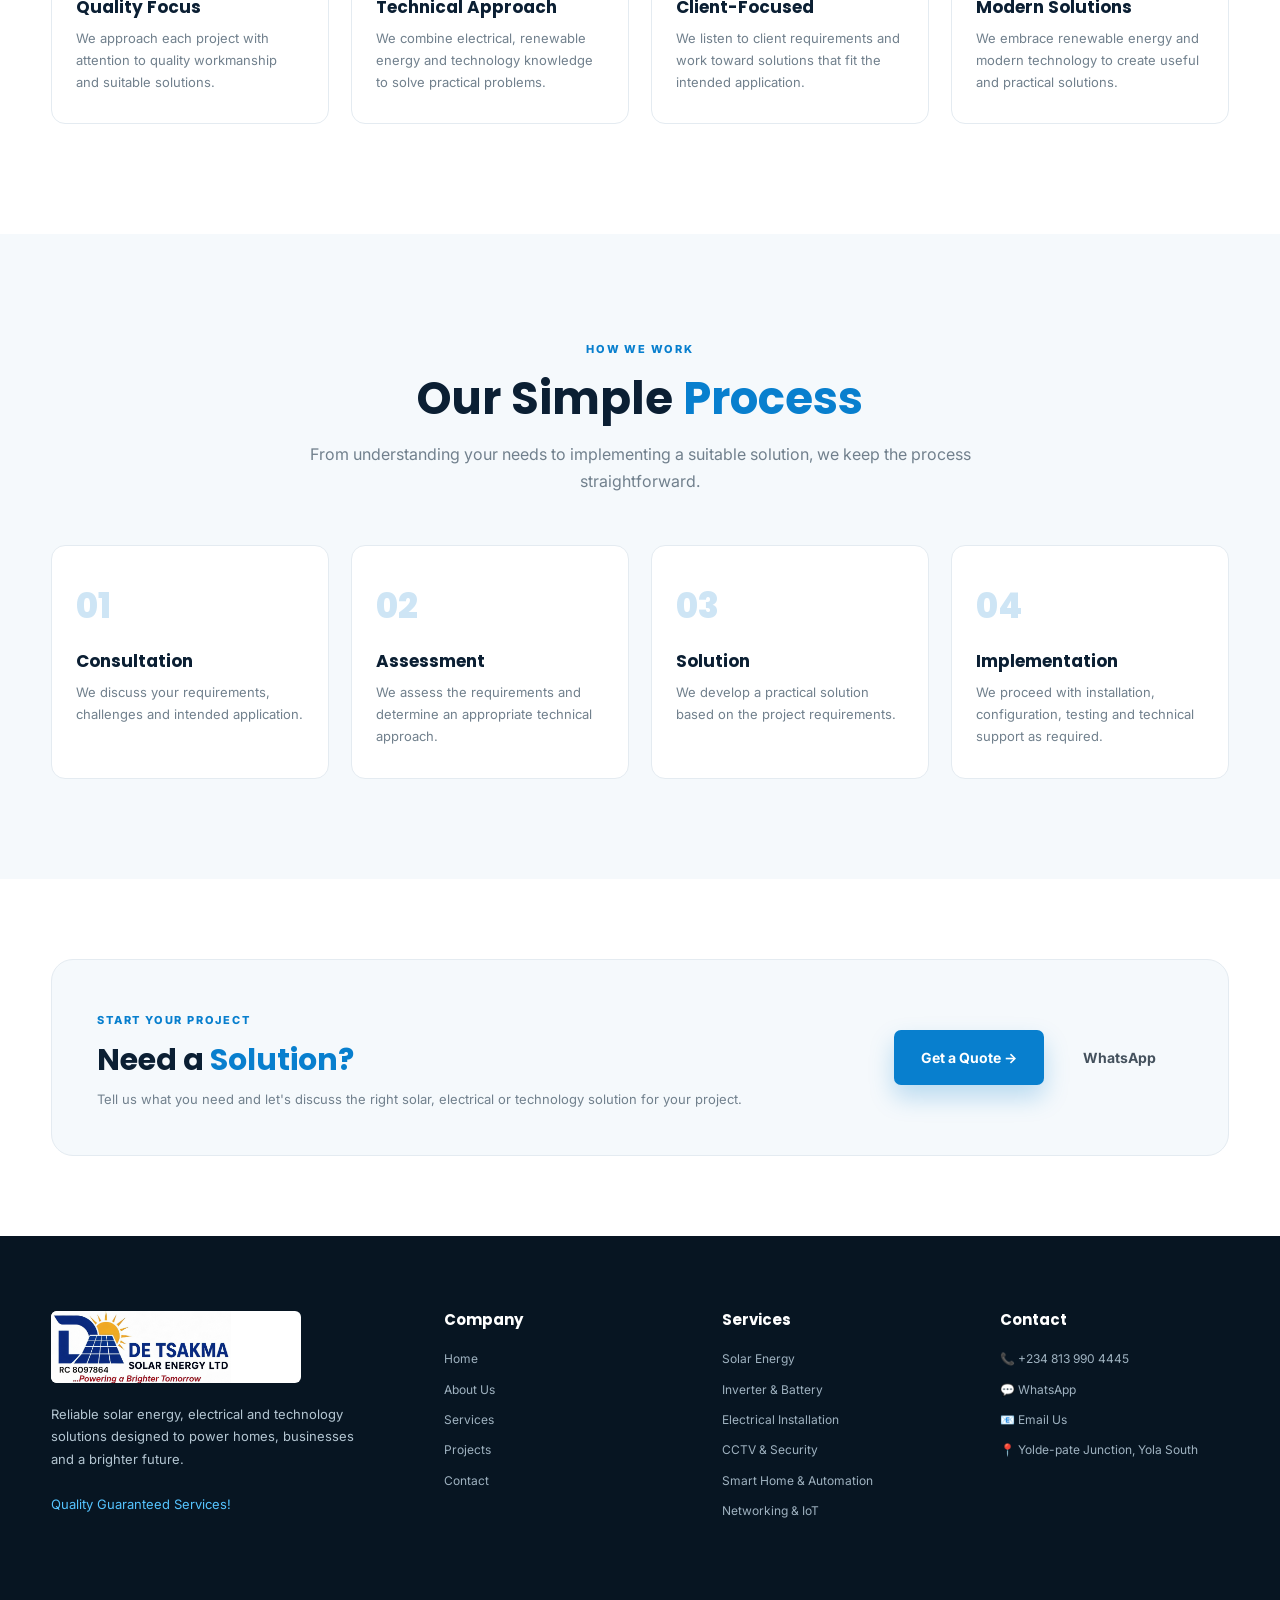
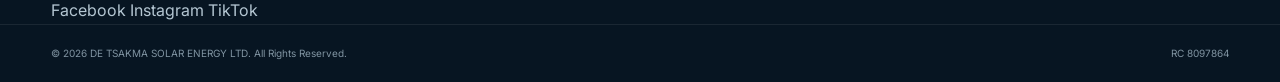
<file: pages/services.html>
<!DOCTYPE html>
<html lang="en">

<head>

    <meta charset="UTF-8">

    <meta
        name="viewport"
        content="width=device-width, initial-scale=1.0"
    >

    <title>
        Our Services | DE TSAKMA SOLAR ENERGY LTD
    </title>

    <meta
        name="description"
        content="Explore solar energy, inverter and battery systems, electrical installation, CCTV, networking, smart home, IoT, programming, consultation and technical training services from DE TSAKMA SOLAR ENERGY LTD."
    >

    <meta
        name="keywords"
        content="solar installation Yola, solar energy Adamawa, inverter installation Yola, battery systems Nigeria, electrical installation Yola, CCTV installation Yola, smart home Yola, networking Yola, IoT Nigeria, DE TSAKMA Solar Energy"
    >

    <meta
        name="author"
        content="DE TSAKMA SOLAR ENERGY LTD"
    >

    <meta
        name="robots"
        content="index, follow"
    >


    <!-- =========================
         OPEN GRAPH
         ========================= -->

    <meta
        property="og:title"
        content="Services | DE TSAKMA SOLAR ENERGY LTD"
    >

    <meta
        property="og:description"
        content="Professional renewable energy, electrical and technology solutions from DE TSAKMA SOLAR ENERGY LTD."
    >

    <meta
        property="og:type"
        content="website"
    >

    <meta
        property="og:image"
        content="../images/logo.png"
    >


    <!-- =========================
         FONTS
         ========================= -->

    <link
        rel="preconnect"
        href="https://fonts.googleapis.com"
    >

    <link
        rel="preconnect"
        href="https://fonts.gstatic.com"
        crossorigin
    >

    <link
        href="https://fonts.googleapis.com/css2?family=Inter:wght@400;500;600;700;800&family=Poppins:wght@500;600;700;800&display=swap"
        rel="stylesheet"
    >


    <!-- =========================
         MAIN CSS
         ========================= -->

    <link
        rel="stylesheet"
        href="../css/style.css"
    >


    <style>

        /* =====================================================
           SERVICES PAGE
           ===================================================== */

        .services-intro {
            padding: 100px 0 60px;
            background: white;
        }


        .services-intro-content {
            max-width: 760px;
            margin: 0 auto;
            text-align: center;
        }


        .services-intro-content h2 {
            font-size: clamp(30px, 4vw, 45px);
            margin-bottom: 18px;
        }


        .services-intro-content h2 span {
            color: var(--primary);
        }


        .services-intro-content p {
            color: var(--light-text);
            font-size: 14px;
            line-height: 1.8;
        }



        /* =====================================================
           SERVICES GRID
           ===================================================== */

        .services-section {
            padding: 60px 0 110px;
            background: var(--light);
        }


        .services-grid {
            display: grid;

            grid-template-columns:
                repeat(3, 1fr);

            gap: 24px;
        }


        .service-card {
            position: relative;

            padding: 35px 30px;

            background: white;

            border: 1px solid var(--border);

            border-radius: var(--radius-md);

            transition: var(--transition);

            overflow: hidden;
        }


        .service-card::before {
            content: "";

            position: absolute;

            top: 0;
            left: 0;

            width: 100%;
            height: 4px;

            background: var(--primary);

            transform: scaleX(0);

            transform-origin: left;

            transition: var(--transition);
        }


        .service-card:hover {
            transform: translateY(-7px);

            box-shadow: var(--shadow-md);

            border-color:
                rgba(8,127,206,0.20);
        }


        .service-card:hover::before {
            transform: scaleX(1);
        }


        .service-icon {
            width: 65px;
            height: 65px;

            display: grid;
            place-items: center;

            border-radius: 15px;

            background:
                rgba(8,127,206,0.10);

            font-size: 30px;

            margin-bottom: 23px;
        }


        .service-card h3 {
            font-size: 20px;

            margin-bottom: 12px;
        }


        .service-card p {
            color: var(--light-text);

            font-size: 13px;

            line-height: 1.75;

            margin-bottom: 20px;
        }


        .service-list {
            padding: 0;
            margin: 0;

            list-style: none;
        }


        .service-list li {
            position: relative;

            padding-left: 20px;

            margin-bottom: 9px;

            color: var(--secondary);

            font-size: 12px;

            line-height: 1.5;
        }


        .service-list li::before {
            content: "✓";

            position: absolute;

            left: 0;

            color: var(--primary);

            font-weight: 800;
        }



        /* =====================================================
           FEATURED SERVICE
           ===================================================== */

        .featured-service {
            grid-column: span 2;

            background:
                linear-gradient(
                    135deg,
                    #087fce,
                    #082b40
                );

            color: white;

            border: none;
        }


        .featured-service h3,
        .featured-service p,
        .featured-service .service-list li {
            color: white;
        }


        .featured-service .service-icon {
            background:
                rgba(255,255,255,0.15);
        }


        .featured-service .service-list li::before {
            color: white;
        }


        .featured-service::before {
            display: none;
        }



        /* =====================================================
           WHY CHOOSE US
           ===================================================== */

        .why-section {
            padding: 110px 0;

            background: white;
        }


        .why-grid {
            display: grid;

            grid-template-columns:
                repeat(4, 1fr);

            gap: 22px;
        }


        .why-card {
            padding: 30px 24px;

            border: 1px solid var(--border);

            border-radius: var(--radius-md);

            background: white;

            transition: var(--transition);
        }


        .why-card:hover {
            transform: translateY(-6px);

            box-shadow: var(--shadow-md);
        }


        .why-icon {
            font-size: 30px;

            margin-bottom: 18px;
        }


        .why-card h3 {
            font-size: 17px;

            margin-bottom: 10px;
        }


        .why-card p {
            color: var(--light-text);

            font-size: 13px;

            line-height: 1.7;
        }



        /* =====================================================
           SERVICE PROCESS
           ===================================================== */

        .process-section {
            padding: 100px 0;

            background: var(--light);
        }


        .process-grid {
            display: grid;

            grid-template-columns:
                repeat(4, 1fr);

            gap: 22px;
        }


        .process-card {
            position: relative;

            padding: 30px 24px;

            background: white;

            border: 1px solid var(--border);

            border-radius: var(--radius-md);
        }


        .process-number {
            font-family: "Poppins", sans-serif;

            font-size: 35px;

            font-weight: 800;

            color:
                rgba(8,127,206,0.20);

            margin-bottom: 15px;
        }


        .process-card h3 {
            font-size: 17px;

            margin-bottom: 10px;
        }


        .process-card p {
            color: var(--light-text);

            font-size: 13px;

            line-height: 1.7;
        }



        /* =====================================================
           SERVICE CONTACT
           ===================================================== */

        .service-contact {
            padding: 80px 0;

            background: white;
        }


        .service-contact-box {
            padding: 45px;

            background: var(--light);

            border:
                1px solid var(--border);

            border-radius: var(--radius-lg);

            display: flex;

            align-items: center;

            justify-content: space-between;

            gap: 30px;
        }


        .service-contact-box h2 {
            font-size: 30px;

            margin-bottom: 10px;
        }


        .service-contact-box h2 span {
            color: var(--primary);
        }


        .service-contact-box p {
            color: var(--light-text);

            font-size: 13px;

            max-width: 650px;
        }


        .service-contact-buttons {
            display: flex;

            gap: 12px;

            flex-wrap: wrap;
        }



        /* =====================================================
           RESPONSIVE
           ===================================================== */

        @media (max-width: 1050px) {

            .services-grid {
                grid-template-columns:
                    repeat(2, 1fr);
            }


            .featured-service {
                grid-column: span 2;
            }


            .why-grid,
            .process-grid {
                grid-template-columns:
                    repeat(2, 1fr);
            }

        }


        @media (max-width: 760px) {

            .services-intro,
            .services-section,
            .why-section,
            .process-section,
            .service-contact {
                padding-top: 75px;

                padding-bottom: 75px;
            }


            .services-grid {
                grid-template-columns: 1fr;
            }


            .featured-service {
                grid-column: span 1;
            }


            .why-grid,
            .process-grid {
                grid-template-columns: 1fr;
            }


            .service-contact-box {
                padding: 30px;

                flex-direction: column;

                align-items: flex-start;
            }


            .service-contact-buttons {
                width: 100%;
            }

        }

    </style>

</head>



<body>


<!-- =====================================================
     HEADER
     ===================================================== -->

<header class="header">

    <div class="container nav-container">


        <!-- LOGO -->

        <a
            href="../index.html"
            class="logo"
            aria-label="DE TSAKMA SOLAR ENERGY LTD Home"
        >

            <img
                src="../images/logo.png"
                alt="DE TSAKMA SOLAR ENERGY LTD"
            >

        </a>


        <!-- MOBILE MENU -->

        <button
            class="menu-toggle"
            type="button"
            aria-label="Open navigation menu"
            aria-expanded="false"
            aria-controls="navbar"
        >
            ☰
        </button>


        <!-- NAVIGATION -->

        <nav
            class="navbar"
            id="navbar"
            aria-label="Main navigation"
        >

            <a href="../index.html">
                Home
            </a>


            <a href="about.html">
                About
            </a>


            <a
                href="services.html"
                class="active"
            >
                Services
            </a>


            <a href="projects.html">
                Projects
            </a>


            <a href="contact.html">
                Contact
            </a>


            <a
                href="contact.html"
                class="nav-quote"
            >
                Get a Quote
            </a>

        </nav>

    </div>

</header>



<!-- =====================================================
     PAGE HERO
     ===================================================== -->

<section class="page-hero">

    <div class="container page-hero-content">

        <span class="section-label">
            WHAT WE DO
        </span>


        <h1>

            Our

            <span>
                Services
            </span>

        </h1>


        <p>
            Professional renewable energy, electrical and technology
            solutions designed around the needs of homes, businesses
            and other clients.
        </p>

    </div>

</section>



<!-- =====================================================
     SERVICES INTRO
     ===================================================== -->

<section class="services-intro">

    <div class="container">

        <div class="services-intro-content">

            <span class="section-label">
                OUR EXPERTISE
            </span>


            <h2>

                Practical Solutions.

                <span>
                    Quality Service.
                </span>

            </h2>


            <p>
                At DE TSAKMA SOLAR ENERGY LTD, we bring together
                renewable energy, electrical engineering and modern
                technology to provide practical solutions for our
                clients.
            </p>

        </div>

    </div>

</section>



<!-- =====================================================
     SERVICES
     ===================================================== -->

<section class="services-section">

    <div class="container">


        <div class="services-grid">


            <!-- =================================================
                 SOLAR ENERGY
                 ================================================= -->

            <div class="service-card featured-service">

                <div class="service-icon">
                    ☀️
                </div>


                <h3>
                    Solar Energy Systems
                </h3>


                <p>
                    We provide solar energy solutions designed to
                    provide dependable power for homes, businesses
                    and other applications.
                </p>


                <ul class="service-list">

                    <li>
                        Solar system design
                    </li>

                    <li>
                        Solar panel installation
                    </li>

                    <li>
                        Off-grid solar systems
                    </li>

                    <li>
                        Solar system upgrades
                    </li>

                    <li>
                        Solar maintenance
                    </li>

                </ul>

            </div>



            <!-- =================================================
                 INVERTER
                 ================================================= -->

            <div class="service-card">

                <div class="service-icon">
                    🔋
                </div>


                <h3>
                    Inverter & Battery Systems
                </h3>


                <p>
                    Reliable backup and energy storage solutions
                    for clients who need dependable power
                    availability.
                </p>


                <ul class="service-list">

                    <li>
                        Inverter installation
                    </li>

                    <li>
                        Battery installation
                    </li>

                    <li>
                        Energy storage systems
                    </li>

                    <li>
                        System configuration
                    </li>

                    <li>
                        Maintenance and troubleshooting
                    </li>

                </ul>

            </div>



            <!-- =================================================
                 ELECTRICAL
                 ================================================= -->

            <div class="service-card">

                <div class="service-icon">
                    ⚡
                </div>


                <h3>
                    Electrical Installation
                </h3>


                <p>
                    Electrical installation and technical solutions
                    for residential, commercial and other suitable
                    applications.
                </p>


                <ul class="service-list">

                    <li>
                        Electrical wiring
                    </li>

                    <li>
                        Installation and upgrades
                    </li>

                    <li>
                        Protection systems
                    </li>

                    <li>
                        Electrical troubleshooting
                    </li>

                    <li>
                        System maintenance
                    </li>

                </ul>

            </div>



            <!-- =================================================
                 CCTV
                 ================================================= -->

            <div class="service-card">

                <div class="service-icon">
                    📹
                </div>


                <h3>
                    CCTV & Security Systems
                </h3>


                <p>
                    Security camera and monitoring solutions to
                    help clients monitor their homes, offices
                    and properties.
                </p>


                <ul class="service-list">

                    <li>
                        CCTV installation
                    </li>

                    <li>
                        Camera configuration
                    </li>

                    <li>
                        Monitoring systems
                    </li>

                    <li>
                        System upgrades
                    </li>

                    <li>
                        Maintenance
                    </li>

                </ul>

            </div>



            <!-- =================================================
                 NETWORKING
                 ================================================= -->

            <div class="service-card">

                <div class="service-icon">
                    🌐
                </div>


                <h3>
                    Networking Solutions
                </h3>


                <p>
                    Network infrastructure and connectivity solutions
                    for homes, offices and other environments.
                </p>


                <ul class="service-list">

                    <li>
                        Network installation
                    </li>

                    <li>
                        Structured cabling
                    </li>

                    <li>
                        Network configuration
                    </li>

                    <li>
                        Connectivity solutions
                    </li>

                    <li>
                        Network troubleshooting
                    </li>

                </ul>

            </div>



            <!-- =================================================
                 SMART HOME
                 ================================================= -->

            <div class="service-card">

                <div class="service-icon">
                    🏠
                </div>


                <h3>
                    Smart Home & Automation
                </h3>


                <p>
                    Modern automation solutions that help make
                    homes and spaces more connected, convenient
                    and intelligent.
                </p>


                <ul class="service-list">

                    <li>
                        Smart lighting
                    </li>

                    <li>
                        Home automation
                    </li>

                    <li>
                        Remote control systems
                    </li>

                    <li>
                        Smart device integration
                    </li>

                    <li>
                        Automation solutions
                    </li>

                </ul>

            </div>



            <!-- =================================================
                 IOT
                 ================================================= -->

            <div class="service-card">

                <div class="service-icon">
                    📡
                </div>


                <h3>
                    IoT & Control Systems
                </h3>


                <p>
                    Connected devices and control solutions for
                    monitoring, automation and practical technical
                    applications.
                </p>


                <ul class="service-list">

                    <li>
                        IoT solutions
                    </li>

                    <li>
                        Device monitoring
                    </li>

                    <li>
                        Automation systems
                    </li>

                    <li>
                        Control systems
                    </li>

                    <li>
                        Technical integration
                    </li>

                </ul>

            </div>



            <!-- =================================================
                 PROGRAMMING
                 ================================================= -->

            <div class="service-card">

                <div class="service-icon">
                    💻
                </div>


                <h3>
                    Programming & Software Solutions
                </h3>


                <p>
                    Technology and programming services for
                    software, automation and digital solutions.
                </p>


                <ul class="service-list">

                    <li>
                        Software development
                    </li>

                    <li>
                        Web solutions
                    </li>

                    <li>
                        Automation programming
                    </li>

                    <li>
                        Technical software solutions
                    </li>

                    <li>
                        System integration
                    </li>

                </ul>

            </div>



            <!-- =================================================
                 CONSULTATION
                 ================================================= -->

            <div class="service-card">

                <div class="service-icon">
                    🧰
                </div>


                <h3>
                    Consultation & Technical Training
                </h3>


                <p>
                    Technical guidance, consultation and training
                    designed to help clients understand and work
                    with modern energy and technology systems.
                </p>


                <ul class="service-list">

                    <li>
                        Technical consultation
                    </li>

                    <li>
                        System planning
                    </li>

                    <li>
                        Project guidance
                    </li>

                    <li>
                        Technical training
                    </li>

                    <li>
                        Energy and technology education
                    </li>

                </ul>

            </div>

        </div>

    </div>

</section>



<!-- =====================================================
     WHY CHOOSE US
     ===================================================== -->

<section class="why-section">

    <div class="container">


        <div class="section-heading">

            <span class="section-label">
                WHY DE TSAKMA
            </span>


            <h2>

                Why Choose

                <span>
                    Us?
                </span>

            </h2>


            <p>
                We focus on providing practical solutions while
                maintaining quality, reliability and professional
                service.
            </p>

        </div>



        <div class="why-grid">


            <div class="why-card">

                <div class="why-icon">
                    ⭐
                </div>


                <h3>
                    Quality Focus
                </h3>


                <p>
                    We approach each project with attention to
                    quality workmanship and suitable solutions.
                </p>

            </div>



            <div class="why-card">

                <div class="why-icon">
                    🛠️
                </div>


                <h3>
                    Technical Approach
                </h3>


                <p>
                    We combine electrical, renewable energy and
                    technology knowledge to solve practical problems.
                </p>

            </div>



            <div class="why-card">

                <div class="why-icon">
                    🤝
                </div>


                <h3>
                    Client-Focused
                </h3>


                <p>
                    We listen to client requirements and work toward
                    solutions that fit the intended application.
                </p>

            </div>



            <div class="why-card">

                <div class="why-icon">
                    💡
                </div>


                <h3>
                    Modern Solutions
                </h3>


                <p>
                    We embrace renewable energy and modern technology
                    to create useful and practical solutions.
                </p>

            </div>

        </div>

    </div>

</section>



<!-- =====================================================
     OUR PROCESS
     ===================================================== -->

<section class="process-section">

    <div class="container">


        <div class="section-heading">

            <span class="section-label">
                HOW WE WORK
            </span>


            <h2>

                Our Simple

                <span>
                    Process
                </span>

            </h2>


            <p>
                From understanding your needs to implementing a
                suitable solution, we keep the process straightforward.
            </p>

        </div>



        <div class="process-grid">


            <div class="process-card">

                <div class="process-number">
                    01
                </div>


                <h3>
                    Consultation
                </h3>


                <p>
                    We discuss your requirements, challenges and
                    intended application.
                </p>

            </div>



            <div class="process-card">

                <div class="process-number">
                    02
                </div>


                <h3>
                    Assessment
                </h3>


                <p>
                    We assess the requirements and determine an
                    appropriate technical approach.
                </p>

            </div>



            <div class="process-card">

                <div class="process-number">
                    03
                </div>


                <h3>
                    Solution
                </h3>


                <p>
                    We develop a practical solution based on the
                    project requirements.
                </p>

            </div>



            <div class="process-card">

                <div class="process-number">
                    04
                </div>


                <h3>
                    Implementation
                </h3>


                <p>
                    We proceed with installation, configuration,
                    testing and technical support as required.
                </p>

            </div>

        </div>

    </div>

</section>



<!-- =====================================================
     CONTACT STRIP
     ===================================================== -->

<section class="service-contact">

    <div class="container">

        <div class="service-contact-box">


            <div>

                <span class="section-label">
                    START YOUR PROJECT
                </span>


                <h2>

                    Need a

                    <span>
                        Solution?
                    </span>

                </h2>


                <p>
                    Tell us what you need and let's discuss the
                    right solar, electrical or technology solution
                    for your project.
                </p>

            </div>


            <div class="service-contact-buttons">

                <a
                    href="contact.html"
                    class="btn btn-primary"
                >
                    Get a Quote →
                </a>


                <a
                    href="https://wa.me/2348139904445"
                    class="btn btn-secondary"
                    target="_blank"
                    rel="noopener"
                >
                    WhatsApp
                </a>

            </div>

        </div>

    </div>

</section>



<!-- =====================================================
     FOOTER
     ===================================================== -->

<footer class="footer">

    <div class="container footer-grid">


        <!-- BRAND -->

        <div class="footer-brand">

            <a
                href="../index.html"
                class="logo footer-logo"
            >

                <img
                    src="../images/logo.png"
                    alt="DE TSAKMA SOLAR ENERGY LTD"
                >

            </a>


            <p>
                Reliable solar energy, electrical and technology
                solutions designed to power homes, businesses
                and a brighter future.
            </p>


            <span class="slogan">
                Quality Guaranteed Services!
            </span>

        </div>



        <!-- COMPANY -->

        <div class="footer-column">

            <h3>
                Company
            </h3>


            <a href="../index.html">
                Home
            </a>


            <a href="about.html">
                About Us
            </a>


            <a href="services.html">
                Services
            </a>


            <a href="projects.html">
                Projects
            </a>


            <a href="contact.html">
                Contact
            </a>

        </div>



        <!-- SERVICES -->

        <div class="footer-column">

            <h3>
                Services
            </h3>


            <a href="services.html">
                Solar Energy
            </a>


            <a href="services.html">
                Inverter & Battery
            </a>


            <a href="services.html">
                Electrical Installation
            </a>


            <a href="services.html">
                CCTV & Security
            </a>


            <a href="services.html">
                Smart Home & Automation
            </a>


            <a href="services.html">
                Networking & IoT
            </a>

        </div>



        <!-- CONTACT -->

        <div class="footer-column">

            <h3>
                Contact
            </h3>


            <a href="tel:+2348139904445">
                📞 +234 813 990 4445
            </a>


            <a
                href="https://wa.me/2348139904445"
                target="_blank"
                rel="noopener"
            >
                💬 WhatsApp
            </a>


            <a
                href="mailto:detsakmasolarenergyltd@gmail.com"
            >
                📧 Email Us
            </a>


            <a
                href="https://maps.app.goo.gl/gqwgfFvJYXa3xNCa8"
                target="_blank"
                rel="noopener"
            >
                📍 Yolde-pate Junction,
                Yola South
            </a>

        </div>

    </div>



    <!-- SOCIAL LINKS -->

    <div class="container footer-social">

        <a
            href="https://www.facebook.com/Weacneconabtebjambexamhelp"
            target="_blank"
            rel="noopener"
        >
            Facebook
        </a>


        <a
            href="https://www.instagram.com/nehemiah.peter?igsi=cjE2OXc5NGVvcmI1"
            target="_blank"
            rel="noopener"
        >
            Instagram
        </a>


        <a
            href="https://www.tiktok.com/@shugabatsakma?_r=1&_t=ZS-99IbSkoyktB"
            target="_blank"
            rel="noopener"
        >
            TikTok
        </a>

    </div>



    <!-- FOOTER BOTTOM -->

    <div class="footer-bottom">

        <div class="container">

            <p>
                ©
                <span data-current-year>
                    2026
                </span>
                DE TSAKMA SOLAR ENERGY LTD.
                All Rights Reserved.
            </p>


            <p>
                RC 8097864
            </p>

        </div>

    </div>

</footer>



<!-- =====================================================
     FLOATING WHATSAPP
     ===================================================== -->

<a
    href="https://wa.me/2348139904445"
    class="whatsapp-button"
    target="_blank"
    rel="noopener"
    aria-label="Chat with DE TSAKMA SOLAR ENERGY LTD on WhatsApp"
>
    💬
</a>



<!-- =====================================================
     JAVASCRIPT
     ===================================================== -->

<script src="../js/script.js"></script>


</body>

</html>
</file>
<file: css/style.css>
/* =========================================================
   DE TSAKMA SOLAR ENERGY LTD
   Main Website Stylesheet
   Official brand logo version
   ========================================================= */

/* =========================
   ROOT VARIABLES
   ========================= */

:root {
    --primary: #087fce;
    --primary-dark: #05629e;
    --secondary: #0b1f33;
    --dark: #071522;
    --text: #44515d;
    --light-text: #71808d;
    --white: #ffffff;
    --light: #f5f9fc;
    --border: #e4ebf1;
    --success: #18a558;

    --container: 1180px;

    --shadow-sm: 0 5px 20px rgba(7, 21, 34, 0.06);
    --shadow-md: 0 15px 40px rgba(7, 21, 34, 0.10);
    --shadow-lg: 0 25px 70px rgba(7, 21, 34, 0.15);

    --radius-sm: 8px;
    --radius-md: 14px;
    --radius-lg: 22px;

    --transition: all 0.3s ease;
}


/* =========================
   RESET
   ========================= */

* {
    margin: 0;
    padding: 0;
    box-sizing: border-box;
}

html {
    scroll-behavior: smooth;
}

body {
    font-family: "Inter", sans-serif;
    color: var(--text);
    background: var(--white);
    line-height: 1.7;
    overflow-x: hidden;
}

h1,
h2,
h3,
h4 {
    font-family: "Poppins", sans-serif;
    color: var(--secondary);
    line-height: 1.2;
}

img {
    max-width: 100%;
    display: block;
}

a {
    text-decoration: none;
    color: inherit;
}

button,
input,
textarea,
select {
    font-family: inherit;
}


/* =========================
   CONTAINER
   ========================= */

.container {
    width: min(92%, var(--container));
    margin: 0 auto;
}


/* =========================
   HEADER
   ========================= */

.header {
    position: fixed;
    top: 0;
    left: 0;
    width: 100%;
    z-index: 1000;
    background: rgba(255, 255, 255, 0.98);
    box-shadow: 0 2px 15px rgba(0, 0, 0, 0.05);
    transition: var(--transition);
}

.nav-container {
    min-height: 82px;
    display: flex;
    align-items: center;
    justify-content: space-between;
    gap: 25px;
}


/* =========================
   OFFICIAL COMPANY LOGO
   IMPORTANT:
   The logo image already contains:
   - DE TSAKMA
   - SOLAR ENERGY LTD
   - RC 8097864
   - Official solar symbol
   - Official slogan
   Therefore no .logo-icon or .logo-text is needed.
   ========================= */

.logo {
    display: flex;
    align-items: center;
    flex: 0 0 auto;
    width: 250px;
    height: 72px;
    overflow: hidden;
}

.logo img {
    display: block;
    width: 250px;
    height: 72px;
    max-width: none;
    object-fit: contain;
    object-position: left center;
}


/* =========================
   NAVIGATION
   ========================= */

.navbar {
    display: flex;
    align-items: center;
    justify-content: flex-end;
    gap: 27px;
    flex: 1;
}

.navbar > a {
    color: #3c4b58;
    font-size: 14px;
    font-weight: 600;
    transition: var(--transition);
    position: relative;
    white-space: nowrap;
}

.navbar > a:not(.nav-quote)::after {
    content: "";
    position: absolute;
    left: 0;
    bottom: -8px;
    width: 0;
    height: 2px;
    background: var(--primary);
    transition: var(--transition);
}

.navbar > a:hover,
.navbar > a.active {
    color: var(--primary);
}

.navbar > a:hover::after,
.navbar > a.active::after {
    width: 100%;
}

.nav-quote {
    padding: 11px 20px;
    background: var(--primary);
    color: var(--white) !important;
    border-radius: 7px;
    box-shadow: 0 7px 18px rgba(8, 127, 206, 0.22);
}

.nav-quote:hover {
    background: var(--primary-dark);
    transform: translateY(-2px);
}

.nav-quote::after {
    display: none !important;
}


/* =========================
   MOBILE MENU
   ========================= */

.menu-toggle {
    display: none;
    border: 0;
    background: transparent;
    color: var(--secondary);
    font-size: 27px;
    cursor: pointer;
    padding: 5px;
    line-height: 1;
}


/* =========================
   HERO
   ========================= */

.hero {
    min-height: 760px;
    padding-top: 82px;
    position: relative;
    display: flex;
    align-items: center;
    background:
        linear-gradient(
            90deg,
            rgba(5, 24, 39, 0.94) 0%,
            rgba(5, 24, 39, 0.82) 45%,
            rgba(5, 24, 39, 0.30) 100%
        ),
        linear-gradient(
            135deg,
            #075a8e,
            #0c2c44
        );
    overflow: hidden;
}

.hero::before {
    content: "";
    position: absolute;
    width: 650px;
    height: 650px;
    right: -250px;
    top: 50px;
    border-radius: 50%;
    border: 1px solid rgba(255, 255, 255, 0.12);
}

.hero::after {
    content: "";
    position: absolute;
    width: 430px;
    height: 430px;
    right: -130px;
    top: 160px;
    border-radius: 50%;
    border: 1px solid rgba(255, 255, 255, 0.10);
}

.hero-content {
    position: relative;
    z-index: 2;
}

.hero-text {
    max-width: 720px;
    color: white;
}

.hero-badge {
    display: inline-flex;
    padding: 8px 15px;
    margin-bottom: 24px;
    border: 1px solid rgba(255, 255, 255, 0.20);
    border-radius: 50px;
    background: rgba(255, 255, 255, 0.08);
    color: #dff4ff;
    font-size: 12px;
    font-weight: 700;
    letter-spacing: 0.5px;
}

.hero h1 {
    color: white;
    font-size: clamp(42px, 6vw, 72px);
    margin-bottom: 25px;
    letter-spacing: -1.5px;
}

.hero h1 span {
    display: block;
    color: #55c4ff;
}

.hero p {
    max-width: 650px;
    color: #dce9f2;
    font-size: 17px;
    margin-bottom: 35px;
}

.hero-buttons {
    display: flex;
    flex-wrap: wrap;
    gap: 15px;
}

.btn {
    display: inline-flex;
    align-items: center;
    justify-content: center;
    gap: 12px;
    padding: 14px 25px;
    border-radius: 7px;
    font-size: 14px;
    font-weight: 700;
    border: 2px solid transparent;
    cursor: pointer;
    transition: var(--transition);
}

.btn-primary {
    background: var(--primary);
    color: white;
    box-shadow: 0 12px 25px rgba(8, 127, 206, 0.25);
}

.btn-primary:hover {
    background: #0a91e8;
    transform: translateY(-3px);
}

.btn-outline {
    border-color: rgba(255, 255, 255, 0.45);
    color: white;
}

.btn-outline:hover {
    background: white;
    color: var(--secondary);
    transform: translateY(-3px);
}

.btn-dark {
    background: var(--secondary);
    color: white;
}

.btn-dark:hover {
    background: var(--primary);
    transform: translateY(-3px);
}

.btn-light {
    background: white;
    color: var(--secondary);
}

.btn-light:hover {
    transform: translateY(-3px);
    box-shadow: var(--shadow-md);
}

.hero-trust {
    display: flex;
    flex-wrap: wrap;
    gap: 35px;
    margin-top: 55px;
}

.hero-trust div {
    display: flex;
    flex-direction: column;
}

.hero-trust strong {
    color: white;
    font-size: 15px;
}

.hero-trust span {
    color: #b9cfdd;
    font-size: 11px;
}


/* =========================
   INNER PAGE HERO
   ========================= */

.page-hero {
    min-height: 480px;
    padding-top: 82px;
    display: flex;
    align-items: center;
    position: relative;
    overflow: hidden;
    background:
        linear-gradient(
            100deg,
            rgba(5, 24, 39, 0.96),
            rgba(8, 88, 137, 0.85)
        );
}

.page-hero::before {
    content: "";
    position: absolute;
    width: 520px;
    height: 520px;
    right: -180px;
    top: -100px;
    border-radius: 50%;
    border: 1px solid rgba(255, 255, 255, 0.12);
}

.page-hero::after {
    content: "";
    position: absolute;
    width: 350px;
    height: 350px;
    right: -90px;
    top: 0;
    border-radius: 50%;
    border: 1px solid rgba(255, 255, 255, 0.10);
}

.page-hero-content {
    position: relative;
    z-index: 2;
}

.page-hero h1 {
    max-width: 750px;
    color: white;
    font-size: clamp(38px, 5vw, 62px);
    margin-bottom: 20px;
}

.page-hero h1 span {
    display: block;
    color: #55c4ff;
}

.page-hero p {
    max-width: 620px;
    color: #d8e8f1;
    font-size: 16px;
}


/* =========================
   SECTION DEFAULTS
   ========================= */

section {
    position: relative;
}

.section-label {
    display: inline-block;
    color: var(--primary);
    font-size: 11px;
    font-weight: 800;
    letter-spacing: 1.8px;
    margin-bottom: 13px;
}

.section-heading {
    max-width: 680px;
    margin: 0 auto 50px;
    text-align: center;
}

.section-heading h2 {
    font-size: clamp(30px, 4vw, 45px);
    margin-bottom: 15px;
}

.section-heading h2 span,
.about-content h2 span,
.quote-container h2 span {
    color: var(--primary);
}

.section-heading p {
    color: var(--light-text);
}


/* =========================
   ABOUT
   ========================= */

.about-intro {
    padding: 110px 0;
    background: white;
}

.about-grid {
    display: grid;
    grid-template-columns: 1fr 1fr;
    gap: 80px;
    align-items: center;
}

.about-image {
    min-height: 500px;
    position: relative;
}

.image-placeholder {
    min-height: 500px;
    border-radius: var(--radius-lg);
    background:
        radial-gradient(circle at 30% 25%, rgba(255,255,255,0.35), transparent 20%),
        linear-gradient(135deg, #0b80c9, #0b2940);
    display: flex;
    align-items: center;
    justify-content: center;
    flex-direction: column;
    color: white;
    box-shadow: var(--shadow-lg);
}

.image-placeholder span {
    font-size: 100px;
    margin-bottom: 10px;
}

.image-placeholder p {
    font-weight: 700;
    letter-spacing: 1px;
}

.experience-card {
    position: absolute;
    right: -25px;
    bottom: 35px;
    background: white;
    padding: 20px 25px;
    border-radius: 12px;
    box-shadow: var(--shadow-lg);
    display: flex;
    flex-direction: column;
}

.experience-card strong {
    color: var(--primary);
    font-family: "Poppins", sans-serif;
    font-size: 18px;
}

.experience-card span {
    color: var(--secondary);
    font-size: 12px;
    font-weight: 700;
}

.about-content h2 {
    font-size: clamp(30px, 4vw, 45px);
    margin-bottom: 25px;
}

.about-content > p {
    color: var(--light-text);
    margin-bottom: 18px;
}

.about-features {
    display: grid;
    grid-template-columns: 1fr 1fr;
    gap: 15px;
    margin: 28px 0;
}

.about-features div {
    display: flex;
    align-items: center;
    gap: 10px;
}

.about-features span {
    width: 25px;
    height: 25px;
    display: grid;
    place-items: center;
    border-radius: 50%;
    background: rgba(8, 127, 206, 0.10);
    color: var(--primary);
    font-size: 12px;
    font-weight: 800;
}

.about-features p {
    font-size: 13px;
    font-weight: 600;
    color: var(--secondary);
}

.text-link {
    display: inline-block;
    color: var(--primary);
    font-weight: 700;
    font-size: 14px;
    margin-top: 10px;
}

.text-link:hover {
    text-decoration: underline;
}


/* =========================
   SERVICES
   ========================= */

.services-section {
    padding: 110px 0;
    background: var(--light);
}

.services-grid {
    display: grid;
    grid-template-columns: repeat(3, 1fr);
    gap: 22px;
}

.service-card {
    padding: 32px;
    background: white;
    border: 1px solid var(--border);
    border-radius: var(--radius-md);
    transition: var(--transition);
}

.service-card:hover {
    transform: translateY(-8px);
    box-shadow: var(--shadow-md);
    border-color: rgba(8, 127, 206, 0.20);
}

.service-icon {
    width: 58px;
    height: 58px;
    border-radius: 13px;
    display: grid;
    place-items: center;
    background: rgba(8, 127, 206, 0.09);
    font-size: 26px;
    margin-bottom: 22px;
}

.service-card h3 {
    font-size: 19px;
    margin-bottom: 12px;
}

.service-card p {
    color: var(--light-text);
    font-size: 13px;
    margin-bottom: 22px;
}

.service-card a {
    color: var(--primary);
    font-size: 13px;
    font-weight: 700;
}

.center-button {
    text-align: center;
    margin-top: 45px;
}


/* =========================
   STATS
   ========================= */

.stats-section {
    padding: 65px 0;
    background: var(--primary);
}

.stats-grid {
    display: grid;
    grid-template-columns: repeat(4, 1fr);
}

.stat {
    text-align: center;
    padding: 10px 25px;
    border-right: 1px solid rgba(255, 255, 255, 0.20);
}

.stat:last-child {
    border-right: 0;
}

.stat strong {
    display: block;
    color: white;
    font-family: "Poppins", sans-serif;
    font-size: 38px;
    margin-bottom: 4px;
}

.stat span {
    color: #d9f1ff;
    font-size: 12px;
}


/* =========================
   WHY US
   ========================= */

.why-us {
    padding: 110px 0;
    background: white;
}

.why-grid {
    display: grid;
    grid-template-columns: repeat(4, 1fr);
    gap: 25px;
}

.why-card {
    padding: 30px 25px;
    border-top: 3px solid var(--primary);
    background: var(--light);
    border-radius: 0 0 12px 12px;
}

.why-number {
    color: rgba(8, 127, 206, 0.25);
    font-family: "Poppins", sans-serif;
    font-size: 32px;
    font-weight: 800;
    margin-bottom: 15px;
}

.why-card h3 {
    font-size: 17px;
    margin-bottom: 10px;
}

.why-card p {
    color: var(--light-text);
    font-size: 13px;
}


/* =========================
   PROJECTS
   ========================= */

.projects-section {
    padding: 110px 0;
    background: var(--light);
}

.projects-grid {
    display: grid;
    grid-template-columns: repeat(3, 1fr);
    gap: 25px;
}

.project-card {
    overflow: hidden;
    background: white;
    border-radius: var(--radius-md);
    box-shadow: var(--shadow-sm);
    transition: var(--transition);
}

.project-card:hover {
    transform: translateY(-7px);
    box-shadow: var(--shadow-md);
}

.project-image {
    height: 270px;
    display: grid;
    place-items: center;
    position: relative;
}

.project-image span {
    font-size: 70px;
}

.solar-project {
    background: linear-gradient(135deg, #0a84ce, #11334a);
}

.inverter-project {
    background: linear-gradient(135deg, #173d56, #071522);
}

.electrical-project {
    background: linear-gradient(135deg, #087fce, #082b40);
}

.project-info {
    padding: 22px 24px 25px;
}

.project-info span {
    color: var(--primary);
    font-size: 11px;
    font-weight: 800;
    text-transform: uppercase;
    letter-spacing: 1px;
}

.project-info h3 {
    margin-top: 7px;
    font-size: 18px;
}


/* =========================
   QUOTE SECTION
   ========================= */

.quote-section {
    padding: 85px 0;
    background:
        linear-gradient(
            100deg,
            #071522,
            #0b4c72
        );
}

.quote-container {
    display: flex;
    align-items: center;
    justify-content: space-between;
    gap: 40px;
}

.quote-container h2 {
    color: white;
    font-size: clamp(30px, 4vw, 45px);
    margin-bottom: 15px;
}

.quote-container p {
    color: #c5d8e4;
    max-width: 600px;
}


/* =========================
   CONTACT
   ========================= */

.contact-section {
    padding: 110px 0;
    background: white;
}

.contact-grid {
    display: grid;
    grid-template-columns: 0.85fr 1.15fr;
    gap: 70px;
    align-items: start;
}

.contact-info {
    display: flex;
    flex-direction: column;
    gap: 20px;
}

.contact-item {
    display: flex;
    align-items: center;
    gap: 17px;
    padding: 20px;
    background: var(--light);
    border-radius: 12px;
}

.contact-icon {
    width: 48px;
    height: 48px;
    border-radius: 10px;
    background: rgba(8, 127, 206, 0.10);
    display: grid;
    place-items: center;
    font-size: 21px;
    flex: 0 0 48px;
}

.contact-item div:last-child {
    display: flex;
    flex-direction: column;
}

.contact-item span {
    color: var(--light-text);
    font-size: 11px;
}

.contact-item strong {
    color: var(--secondary);
    font-size: 13px;
}

.contact-form {
    display: grid;
    grid-template-columns: 1fr 1fr;
    gap: 16px;
}

.contact-form input,
.contact-form textarea,
.contact-form select {
    width: 100%;
    padding: 15px;
    border: 1px solid var(--border);
    border-radius: 8px;
    outline: none;
    color: var(--secondary);
    background: white;
    transition: var(--transition);
    font-size: 13px;
}

.contact-form input:focus,
.contact-form textarea:focus,
.contact-form select:focus {
    border-color: var(--primary);
    box-shadow: 0 0 0 3px rgba(8, 127, 206, 0.08);
}

.contact-form textarea {
    resize: vertical;
}

.contact-form textarea,
.contact-form button {
    grid-column: 1 / -1;
}


/* =========================
   FOOTER
   ========================= */

.footer {
    background: var(--dark);
    color: #b4c6d2;
}

.footer-grid {
    padding: 75px 0;
    display: grid;
    grid-template-columns: 1.5fr 1fr 1fr 1fr;
    gap: 50px;
}

.footer-logo {
    width: 250px;
    height: 72px;
    background: white;
    border-radius: 6px;
}

.footer-logo img {
    width: 250px;
    height: 72px;
    object-fit: contain;
}

.footer-brand p {
    margin: 20px 0;
    max-width: 320px;
    font-size: 13px;
}

.slogan {
    color: #55c4ff;
    font-size: 13px;
}

.footer-column {
    display: flex;
    flex-direction: column;
    gap: 10px;
}

.footer-column h3 {
    color: white;
    font-size: 15px;
    margin-bottom: 10px;
}

.footer-column a,
.footer-column p {
    color: #9fb2c0;
    font-size: 12px;
}

.footer-column a:hover {
    color: #55c4ff;
}

.footer-bottom {
    border-top: 1px solid rgba(255, 255, 255, 0.08);
}

.footer-bottom .container {
    padding: 20px 0;
    display: flex;
    align-items: center;
    justify-content: space-between;
    gap: 20px;
}

.footer-bottom p {
    font-size: 10px;
    color: #8094a2;
}


/* =========================
   WHATSAPP BUTTON
   ========================= */

.whatsapp-button {
    position: fixed;
    right: 25px;
    bottom: 25px;
    width: 55px;
    height: 55px;
    border-radius: 50%;
    background: #20b858;
    color: white;
    display: grid;
    place-items: center;
    font-size: 24px;
    box-shadow: 0 10px 25px rgba(0, 0, 0, 0.20);
    z-index: 900;
    transition: var(--transition);
}

.whatsapp-button:hover {
    transform: scale(1.08);
}


/* =========================
   RESPONSIVE — TABLET
   ========================= */

@media (max-width: 1050px) {

    .nav-container {
        gap: 15px;
    }

    .logo {
        width: 210px;
        height: 65px;
    }

    .logo img {
        width: 210px;
        height: 65px;
    }

    .navbar {
        gap: 18px;
    }

    .navbar > a {
        font-size: 13px;
    }

    .services-grid {
        grid-template-columns: repeat(2, 1fr);
    }

    .why-grid {
        grid-template-columns: repeat(2, 1fr);
    }

    .projects-grid {
        grid-template-columns: repeat(2, 1fr);
    }

    .about-grid {
        gap: 45px;
    }

    .footer-grid {
        grid-template-columns: repeat(2, 1fr);
    }
}


/* =========================
   RESPONSIVE — MOBILE
   ========================= */

@media (max-width: 760px) {

    .nav-container {
        min-height: 72px;
        gap: 10px;
    }

    .logo {
        width: 185px;
        height: 58px;
    }

    .logo img {
        width: 185px;
        height: 58px;
    }

    .menu-toggle {
        display: block;
    }

    .navbar {
        position: absolute;
        top: 72px;
        left: 0;
        width: 100%;
        padding: 25px;
        background: white;
        box-shadow: var(--shadow-md);
        display: none;
        flex-direction: column;
        align-items: stretch;
        justify-content: flex-start;
        gap: 14px;
    }

    .navbar.active {
        display: flex;
    }

    .navbar > a {
        padding: 8px 0;
        font-size: 14px;
    }

    .navbar > a:not(.nav-quote)::after {
        bottom: 0;
    }

    .nav-quote {
        text-align: center;
        padding: 12px 20px !important;
    }

    .hero {
        min-height: 700px;
        padding-top: 72px;
    }

    .hero h1 {
        font-size: 43px;
    }

    .hero p {
        font-size: 15px;
    }

    .hero-trust {
        gap: 20px;
        margin-top: 40px;
    }

    .page-hero {
        min-height: 430px;
        padding-top: 72px;
    }

    .page-hero h1 {
        font-size: 38px;
    }

    .about-intro,
    .services-section,
    .why-us,
    .projects-section,
    .contact-section {
        padding: 75px 0;
    }

    .about-grid {
        grid-template-columns: 1fr;
    }

    .about-image,
    .image-placeholder {
        min-height: 380px;
    }

    .experience-card {
        right: 15px;
        bottom: 20px;
    }

    .about-features {
        grid-template-columns: 1fr;
    }

    .services-grid,
    .projects-grid {
        grid-template-columns: 1fr;
    }

    .stats-grid {
        grid-template-columns: 1fr 1fr;
        gap: 25px 0;
    }

    .stat:nth-child(2) {
        border-right: 0;
    }

    .stat:nth-child(3),
    .stat:nth-child(4) {
        border-top: 1px solid rgba(255, 255, 255, 0.20);
        padding-top: 25px;
    }

    .why-grid {
        grid-template-columns: 1fr;
    }

    .quote-container {
        flex-direction: column;
        align-items: flex-start;
    }

    .contact-grid {
        grid-template-columns: 1fr;
        gap: 40px;
    }

    .contact-form {
        grid-template-columns: 1fr;
    }

    .contact-form textarea,
    .contact-form button {
        grid-column: auto;
    }

    .footer-grid {
        grid-template-columns: 1fr;
        gap: 35px;
        padding: 55px 0;
    }

    .footer-logo {
        width: 220px;
        height: 65px;
    }

    .footer-logo img {
        width: 220px;
        height: 65px;
    }

    .footer-bottom .container {
        flex-direction: column;
        align-items: flex-start;
    }
}


/* =========================
   SMALL MOBILE
   ========================= */

@media (max-width: 430px) {

    .logo {
        width: 160px;
        height: 52px;
    }

    .logo img {
        width: 160px;
        height: 52px;
    }

    .hero h1 {
        font-size: 37px;
    }

    .hero-buttons {
        flex-direction: column;
        align-items: stretch;
    }

    .btn {
        width: 100%;
    }

    .stats-grid {
        grid-template-columns: 1fr;
    }

    .stat {
        border-right: 0 !important;
        border-bottom: 1px solid rgba(255, 255, 255, 0.20);
        padding: 20px;
    }

    .stat:last-child {
        border-bottom: 0;
    }

    .footer-logo {
        width: 200px;
        height: 60px;
    }

    .footer-logo img {
        width: 200px;
        height: 60px;
    }
}


/* =========================
   MOBILE NAVIGATION
   ========================= */

.navbar.show {
    display: flex;
}

.header.scrolled {
    box-shadow: var(--shadow-sm);
}


@media (max-width: 760px) {

    .navbar {
        display: none;
        position: absolute;
        top: 100%;
        left: 0;
        right: 0;

        padding: 20px;

        background: white;

        flex-direction: column;
        align-items: stretch;

        gap: 5px;

        box-shadow: var(--shadow-md);
    }

    .navbar.show {
        display: flex;
    }

    .navbar a {
        width: 100%;
        padding: 13px 15px;
    }

    .navbar .nav-quote {
        text-align: center;
        margin-top: 8px;
    }

    .menu-toggle {
        display: flex;
        align-items: center;
        justify-content: center;

        width: 42px;
        height: 42px;

        border: 1px solid var(--border);
        border-radius: 8px;

        background: white;
        color: var(--secondary);

        font-size: 22px;
        cursor: pointer;
    }

}

/* =====================================================
   HOMEPAGE CONTACT LINKS
   ===================================================== */

.contact-link {
    color: inherit;
    text-decoration: none;
    transition: var(--transition);
}


.contact-link:hover {
    color: var(--primary);
}


.form-success {
    display: none;

    margin-top: 12px;
    padding: 12px 15px;

    border-radius: 8px;

    font-size: 12px;
    line-height: 1.6;

    background: rgba(8, 127, 206, 0.08);

    border: 1px solid rgba(8, 127, 206, 0.15);
}


/* =====================================================
   FOOTER LOGO
   ===================================================== */

.footer-logo img {
    display: block;
    max-width: 180px;
    height: auto;
}


/* =====================================================
   CONTACT LINKS ON DARK BACKGROUNDS
   ===================================================== */

.contact-info .contact-link {
    display: inline-block;
    color: inherit;
}


.contact-info .contact-link:hover {
    color: #73c8f5;
}


/* =====================================================
   MOBILE CONTACT
   ===================================================== */

@media (max-width: 600px) {

    .contact-link {
        word-break: break-word;
    }

}
</file>
